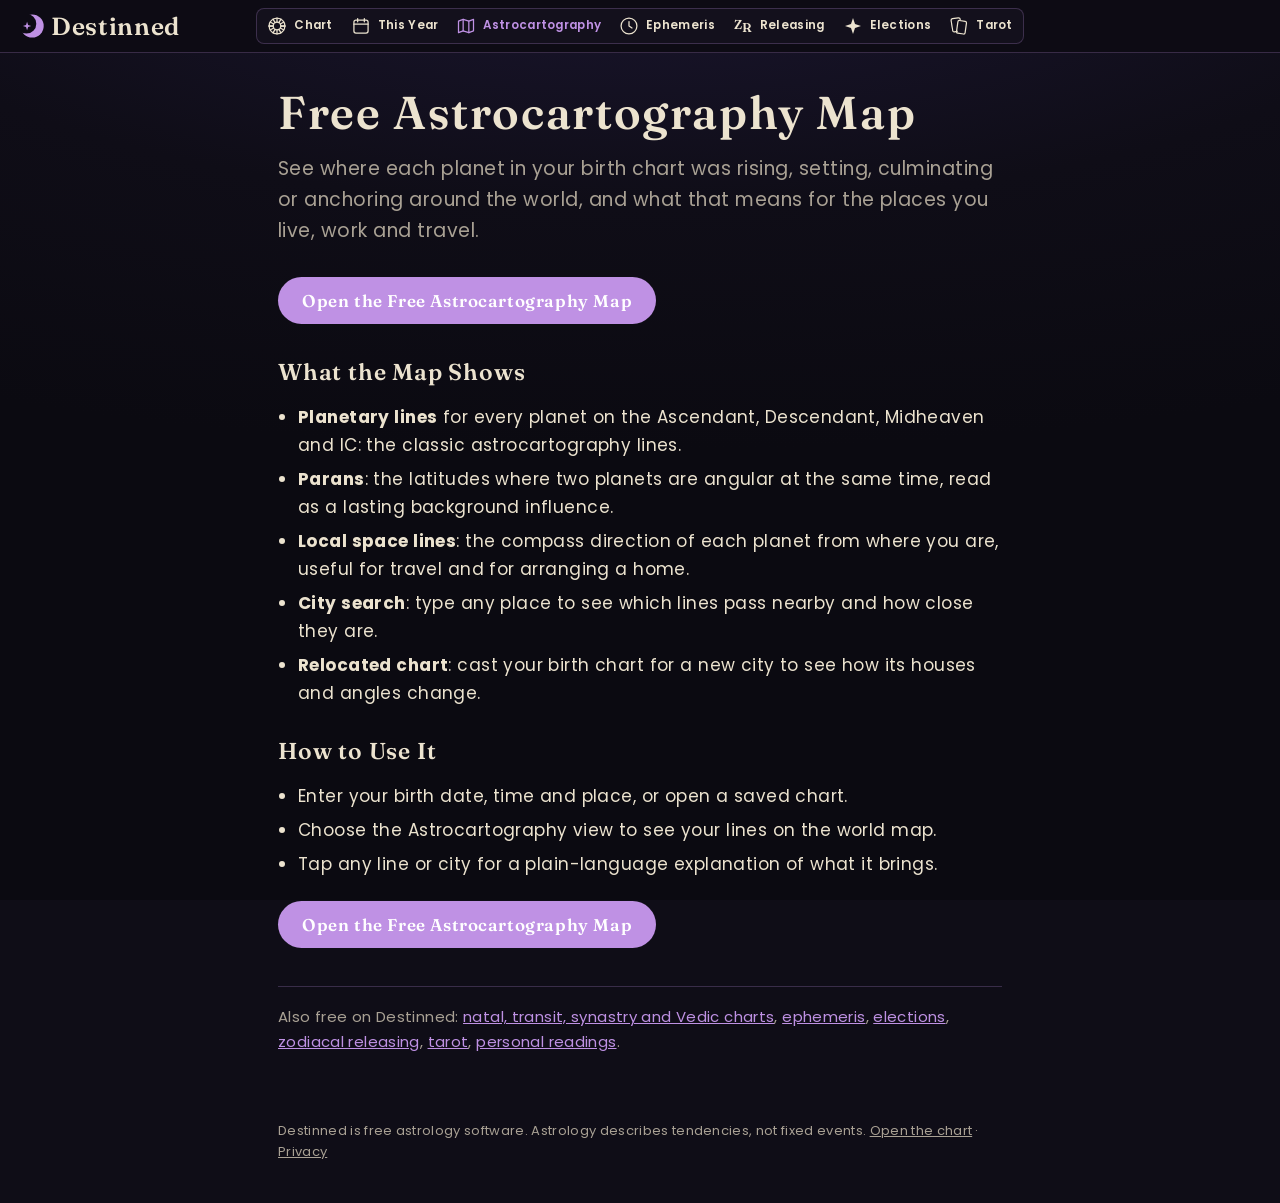
<file: astrocartography/index.html>
<!doctype html><html lang="en"><head><meta charset="utf-8"><meta name="viewport" content="width=device-width,initial-scale=1">
<title>Free Astrocartography Map · Destinned</title><meta name="description" content="Free astrocartography map: see where your planetary lines, parans and local space lines fall around the world, and search any city."><meta name="robots" content="index,follow,max-image-preview:large"><link rel="canonical" href="https://destinned.com/astrocartography/">
<meta name="theme-color" content="#0d0b14"><script>try{var _k=(JSON.parse(localStorage.getItem('orrery.settings')||'{}').theme)||'';if(_k)document.documentElement.dataset.at=(_k==='atlaslight'||_k==='paper'||_k==='pastel')?'light':'dark'}catch(e){}</script><link rel="icon" type="image/png" sizes="192x192" href="/icons/favicon-192.png"><link rel="apple-touch-icon" href="/icons/apple-touch-icon.png">
<meta property="og:type" content="website"><meta property="og:site_name" content="Destinned"><meta property="og:title" content="Free Astrocartography Map · Destinned"><meta property="og:description" content="Free astrocartography map: see where your planetary lines, parans and local space lines fall around the world, and search any city."><meta property="og:url" content="https://destinned.com/astrocartography/">
<meta property="og:image" content="https://destinned.com/og-image.png"><meta property="og:image:width" content="1200"><meta property="og:image:height" content="630"><meta name="twitter:card" content="summary_large_image">
<link rel="preload" href="/fonts/poppins-600.woff" as="font" type="font/woff" crossorigin><style>@import url(/fonts/fonts.css);
:root{--bg:#0f0d17;--fg:#ece3cf;--muted:#a9a194;--lav:#bf91e4;--card:#14111e;--line:rgba(191,145,228,.24);--bar:#0d0b14;--barfg:#ece3cf;--seg:#13101c;--bgimg:radial-gradient(120% 60% at 50% -10%,#1c1733 0%,#0f0d17 55%,#0b0a11 100%)}
@media (prefers-color-scheme:light){:root{--bg:#f6f3ee;--fg:#211d26;--muted:#6b6375;--lav:#7a4fb0;--card:#f9f7f3;--line:rgba(124,92,170,.22);--bar:#f6f3ee;--barfg:#211d26;--seg:#fbfaf7;--hdrline:1px solid rgba(124,92,170,.18);--bgimg:radial-gradient(120% 60% at 50% -8%,#fff 0%,#eeedf4 38%,#f6f3ee 72%)}}
:root[data-at="dark"]{--hdrline:1px solid rgba(191,145,228,.24);--bg:#0f0d17;--fg:#ece3cf;--muted:#a9a194;--lav:#bf91e4;--card:#14111e;--line:rgba(191,145,228,.24);--bar:#0d0b14;--barfg:#ece3cf;--seg:#13101c;--bgimg:radial-gradient(120% 60% at 50% -10%,#1c1733 0%,#0f0d17 55%,#0b0a11 100%)}
:root[data-at="light"]{--bg:#f6f3ee;--fg:#211d26;--muted:#6b6375;--lav:#7a4fb0;--card:#f9f7f3;--line:rgba(124,92,170,.22);--bar:#f6f3ee;--barfg:#211d26;--seg:#fbfaf7;--hdrline:1px solid rgba(124,92,170,.18);--bgimg:radial-gradient(120% 60% at 50% -8%,#fff 0%,#eeedf4 38%,#f6f3ee 72%)}
*{box-sizing:border-box}html{-webkit-tap-highlight-color:transparent}html body *{hyphens:manual!important;-webkit-hyphens:manual!important}html{background:var(--bg)}body{margin:0;min-height:100vh;background:var(--bgimg,var(--bg)) fixed;color:var(--fg);font:400 17px/1.65 Poppins,system-ui,-apple-system,"Segoe UI",sans-serif}
header{background:linear-gradient(90deg,#331a47,#20132b);color:#e6e3e8}.bar{max-width:880px;margin:0 auto;padding:12px 18px;display:flex;align-items:center;gap:18px;flex-wrap:wrap}
.brand{display:flex;align-items:center;gap:8px;color:#e6e3e8;text-decoration:none;font:800 19px Poppins,system-ui,sans-serif;letter-spacing:.06em;text-transform:uppercase}.brand .moon{width:28px;height:26px;color:#bf91e4}
nav{display:flex;gap:4px 14px;flex-wrap:wrap;font:600 14px Poppins,system-ui,sans-serif}nav a{color:#d9cce6;text-decoration:none}nav a:hover,nav a[aria-current]{color:#bf91e4}
.top{display:grid;grid-template-columns:1fr auto 1fr;align-items:center;gap:12px;height:44px;padding:4px 16px;background:var(--bar);border-bottom:var(--hdrline,1px solid var(--line));box-sizing:content-box}
.top .brand{display:flex;align-items:center;gap:5.2px;justify-self:start;color:var(--barfg);text-decoration:none;font:600 24.8px/1 Fraunces,Georgia,serif;letter-spacing:.04em;text-transform:none;height:28px}
.top .brand svg{width:30px;height:28px;color:#bf91e4}
.top .seg{display:flex;gap:2px;padding:2px;background:var(--seg);border:1px solid var(--line);border-radius:8px}
.top .vbtn{display:flex;align-items:center;gap:7px;padding:5px 8px;border-radius:6px;color:var(--barfg);text-decoration:none;font:600 11.84px/17.76px Poppins,system-ui,sans-serif;letter-spacing:.3552px}
.top .vbtn:hover,.top .vbtn[aria-current]{color:var(--lav)}
.top .vico{width:20px;height:20px;fill:none;stroke:currentColor;stroke-width:1.5;stroke-linecap:round;stroke-linejoin:round}
.top .vico .elstar{fill:currentColor;stroke:none}
.top .vzr{width:20px;height:20px;display:block;overflow:visible}.top .vzr text{font:600 15.5px Fraunces,Georgia,serif;fill:currentColor}
@media (max-width:900px){.top .vlbl{display:none}.top .vbtn{padding:5px 7px}}
@media (max-width:520px){.top{grid-template-columns:auto 1fr;padding:4px 10px}.top .bw{display:none}.top .tsp{display:none}.top .seg{justify-self:end}}
main{max-width:760px;margin:0 auto;padding:34px 18px 40px}h1{font:600 clamp(32px,5.4vw,46px)/1.12 Fraunces,Georgia,serif;margin:0 0 14px;letter-spacing:.02em}
h2{font:600 23px Fraunces,Georgia,serif;margin:30px 0 8px;letter-spacing:.035em}.lede{font-size:19px;color:var(--muted);margin:0 0 24px}
ul{padding-left:20px}li{margin:6px 0}b{font-weight:700}
.cta{display:inline-block;margin:6px 0 4px;padding:13px 24px;border-radius:999px;background:var(--lav);color:#1f1b16;font:600 17px Fraunces,Georgia,serif;letter-spacing:.035em;text-decoration:none}
@media (prefers-color-scheme:light){.cta{color:#fff}}.cta:hover{filter:brightness(.92)}
.offers{display:grid;gap:12px;margin:8px 0 18px}.offer{background:var(--card);border:1px solid var(--line);border-radius:14px;padding:16px 18px}.offer h3{margin:0 0 4px;font:600 19px Fraunces,Georgia,serif;letter-spacing:.035em;display:flex;justify-content:space-between;gap:10px}.offer p{margin:0;color:var(--muted)}
.more{margin-top:34px;padding-top:18px;border-top:1px solid var(--line);font-size:15px;color:var(--muted)}.more a{color:var(--lav)}
footer{max-width:760px;margin:0 auto;padding:10px 18px 40px;font-size:13px;color:var(--muted)}footer a{color:inherit}
body,body *{letter-spacing:.025em}h1,h2,.offer h3,.cta,.top .brand{letter-spacing:.035em}</style><script type="application/ld+json">{"@context": "https://schema.org", "@graph": [{"@type": "WebPage", "@id": "https://destinned.com/astrocartography/#page", "url": "https://destinned.com/astrocartography/", "name": "Free Astrocartography Map · Destinned", "description": "Free astrocartography map: see where your planetary lines, parans and local space lines fall around the world, and search any city.", "isPartOf": {"@id": "https://destinned.com/#website"}, "inLanguage": "en"}, {"@type": "BreadcrumbList", "itemListElement": [{"@type": "ListItem", "position": 1, "name": "Destinned", "item": "https://destinned.com/"}, {"@type": "ListItem", "position": 2, "name": "Astrocartography", "item": "https://destinned.com/astrocartography/"}]}, {"@type": "WebApplication", "name": "Free astrocartography map", "url": "https://destinned.com/astrocartography/", "applicationCategory": "LifestyleApplication", "operatingSystem": "Any (web browser)", "isAccessibleForFree": true, "offers": {"@type": "Offer", "price": "0", "priceCurrency": "USD"}}]}</script></head><body><header class="top"><a class="brand" href="/" aria-label="Destinned home"><svg viewBox="0 0 26 24" aria-hidden="true" ><defs><mask id="moonmask"><rect width="26" height="24" fill="#fff"/><circle cx="9" cy="10" r="8.6" fill="#000"/></mask></defs><circle cx="14" cy="12" r="10" fill="currentColor" mask="url(#moonmask)"/><path d="M9.6 8.4 L10.5 11.1 L13.2 12 L10.5 12.9 L9.6 15.6 L8.7 12.9 L6 12 L8.7 11.1 Z" fill="currentColor"/></svg><span class="bw">Destinned</span></a><nav class="seg" aria-label="Destinned tools"><a class="vbtn" href="/" title="Chart"><svg class="vico" viewBox="0 0 24 24" aria-hidden="true"><circle cx="12" cy="12" r="9.5"/><circle cx="12" cy="12" r="4.6"/><path d="M16.60 12.00L21.50 12.00"/><path d="M15.98 9.70L20.23 7.25"/><path d="M14.30 8.02L16.75 3.77"/><path d="M12.00 7.40L12.00 2.50"/><path d="M9.70 8.02L7.25 3.77"/><path d="M8.02 9.70L3.77 7.25"/><path d="M7.40 12.00L2.50 12.00"/><path d="M8.02 14.30L3.77 16.75"/><path d="M9.70 15.98L7.25 20.23"/><path d="M12.00 16.60L12.00 21.50"/><path d="M14.30 15.98L16.75 20.23"/><path d="M15.98 14.30L20.23 16.75"/><path d="M2.5 12H7.4M16.6 12H21.5" stroke-width="2"/></svg><span class="vlbl">Chart</span></a><a class="vbtn" href="/?view=this-year" title="This Year"><svg class="vico" viewBox="0 0 24 24" aria-hidden="true"><rect x="3.5" y="5" width="17" height="15.5" rx="2.5"/><path d="M3.5 9.8h17M8 3v4M16 3v4"/></svg><span class="vlbl">This Year</span></a><a class="vbtn" href="/?view=astrocartography" aria-current="page" title="Astrocartography"><svg class="vico" viewBox="0 0 24 24" aria-hidden="true"><path d="M3 6.2l5.6-2.2 6.8 2.2 5.6-2.2v13.8l-5.6 2.2-6.8-2.2L3 20z"/><path d="M8.6 4v13.8M15.4 6.2V20"/></svg><span class="vlbl">Astrocartography</span></a><a class="vbtn" href="/?view=ephemeris" title="Ephemeris"><svg class="vico" viewBox="0 0 24 24" aria-hidden="true"><circle cx="12" cy="12" r="9.5"/><path d="M12 6.6V12l3.6 2.4"/></svg><span class="vlbl">Ephemeris</span></a><a class="vbtn" href="/?view=zodiacal-releasing" title="Releasing"><svg class="vzr" viewBox="0 0 24 24" aria-hidden="true"><text><tspan x="1.4" y="15.6">Z</tspan><tspan x="11.4" y="19.2">R</tspan></text></svg><span class="vlbl">Releasing</span></a><a class="vbtn" href="/?view=elections" title="Elections"><svg class="vico" viewBox="0 0 24 24" aria-hidden="true"><path class="elstar" d="M12.00 2.40 L14.40 9.60 L21.60 12.00 L14.40 14.40 L12.00 21.60 L9.60 14.40 L2.40 12.00 L9.60 9.60 Z"/></svg><span class="vlbl">Elections</span></a><a class="vbtn" href="/?view=tarot" title="Tarot"><svg class="vico" viewBox="0 0 24 24" aria-hidden="true"><defs><mask id="tcm"><rect width="24" height="24" fill="#fff"/><rect x="9.2" y="5.2" width="11.6" height="16.6" rx="2.2" fill="#000" transform="rotate(8 15 13.5)"/></mask></defs><rect x="3.4" y="2.6" width="11" height="16" rx="2" transform="rotate(-9 8.9 10.6)" mask="url(#tcm)"/><rect x="9.8" y="5.8" width="10.4" height="15.4" rx="1.8" transform="rotate(8 15 13.5)"/></svg><span class="vlbl">Tarot</span></a></nav><span class="tsp"></span></header><main><h1>Free Astrocartography Map</h1><p class="lede">See where each planet in your birth chart was rising, setting, culminating or anchoring around the world, and what that means for the places you live, work and travel.</p><p><a class="cta" href="/?view=astrocartography">Open the Free Astrocartography Map</a></p><h2>What the Map Shows</h2><ul><li><b>Planetary lines</b> for every planet on the Ascendant, Descendant, Midheaven and IC: the classic astrocartography lines.</li><li><b>Parans</b>: the latitudes where two planets are angular at the same time, read as a lasting background influence.</li><li><b>Local space lines</b>: the compass direction of each planet from where you are, useful for travel and for arranging a home.</li><li><b>City search</b>: type any place to see which lines pass nearby and how close they are.</li><li><b>Relocated chart</b>: cast your birth chart for a new city to see how its houses and angles change.</li></ul><h2>How to Use It</h2><ul><li>Enter your birth date, time and place, or open a saved chart.</li><li>Choose the Astrocartography view to see your lines on the world map.</li><li>Tap any line or city for a plain-language explanation of what it brings.</li></ul><p><a class="cta" href="/?view=astrocartography">Open the Free Astrocartography Map</a></p><p class="more">Also free on Destinned: <a href="/">natal, transit, synastry and Vedic charts</a>, <a href="/ephemeris/">ephemeris</a>, <a href="/elections/">elections</a>, <a href="/zodiacal-releasing/">zodiacal releasing</a>, <a href="/tarot/">tarot</a>, <a href="/readings/">personal readings</a>.</p></main><footer>Destinned is free astrology software. Astrology describes tendencies, not fixed events. <a href="/">Open the chart</a> · <a href="/privacy/">Privacy</a></footer></body></html>
</file>
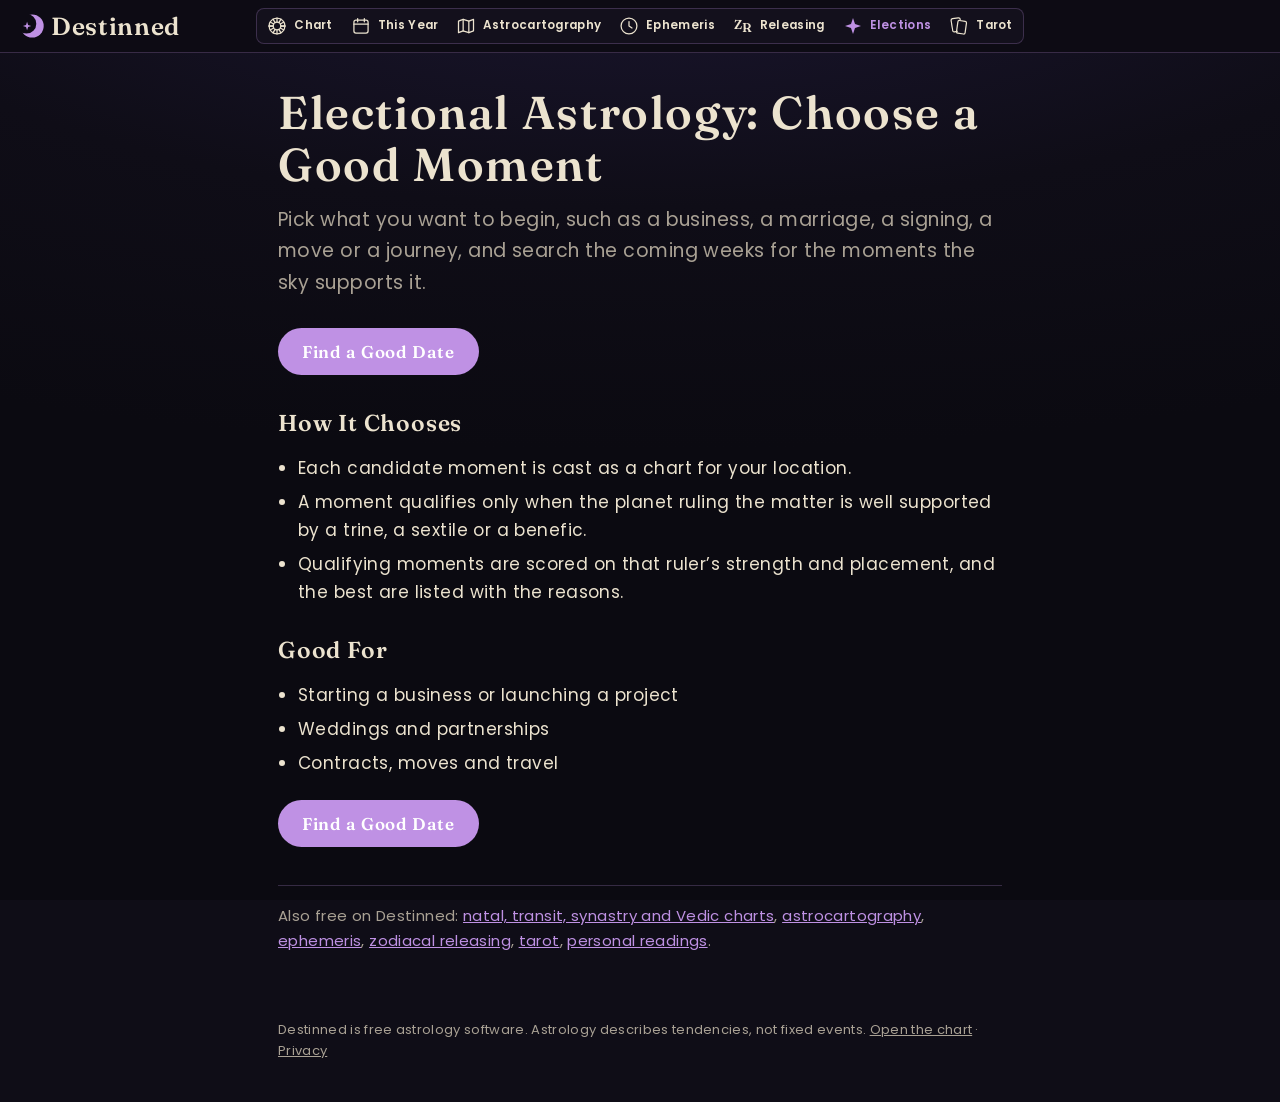
<file: elections/index.html>
<!doctype html><html lang="en"><head><meta charset="utf-8"><meta name="viewport" content="width=device-width,initial-scale=1">
<title>Astrological Elections · Destinned</title><meta name="description" content="Free electional astrology: find the best dates and times to start a business, marry, sign, travel or move, chosen from the sky."><meta name="robots" content="index,follow,max-image-preview:large"><link rel="canonical" href="https://destinned.com/elections/">
<meta name="theme-color" content="#0d0b14"><script>try{var _k=(JSON.parse(localStorage.getItem('orrery.settings')||'{}').theme)||'';if(_k)document.documentElement.dataset.at=(_k==='atlaslight'||_k==='paper'||_k==='pastel')?'light':'dark'}catch(e){}</script><link rel="icon" type="image/png" sizes="192x192" href="/icons/favicon-192.png"><link rel="apple-touch-icon" href="/icons/apple-touch-icon.png">
<meta property="og:type" content="website"><meta property="og:site_name" content="Destinned"><meta property="og:title" content="Astrological Elections · Destinned"><meta property="og:description" content="Free electional astrology: find the best dates and times to start a business, marry, sign, travel or move, chosen from the sky."><meta property="og:url" content="https://destinned.com/elections/">
<meta property="og:image" content="https://destinned.com/og-image.png"><meta property="og:image:width" content="1200"><meta property="og:image:height" content="630"><meta name="twitter:card" content="summary_large_image">
<link rel="preload" href="/fonts/poppins-600.woff" as="font" type="font/woff" crossorigin><style>@import url(/fonts/fonts.css);
:root{--bg:#0f0d17;--fg:#ece3cf;--muted:#a9a194;--lav:#bf91e4;--card:#14111e;--line:rgba(191,145,228,.24);--bar:#0d0b14;--barfg:#ece3cf;--seg:#13101c;--bgimg:radial-gradient(120% 60% at 50% -10%,#1c1733 0%,#0f0d17 55%,#0b0a11 100%)}
@media (prefers-color-scheme:light){:root{--bg:#f6f3ee;--fg:#211d26;--muted:#6b6375;--lav:#7a4fb0;--card:#f9f7f3;--line:rgba(124,92,170,.22);--bar:#f6f3ee;--barfg:#211d26;--seg:#fbfaf7;--hdrline:1px solid rgba(124,92,170,.18);--bgimg:radial-gradient(120% 60% at 50% -8%,#fff 0%,#eeedf4 38%,#f6f3ee 72%)}}
:root[data-at="dark"]{--hdrline:1px solid rgba(191,145,228,.24);--bg:#0f0d17;--fg:#ece3cf;--muted:#a9a194;--lav:#bf91e4;--card:#14111e;--line:rgba(191,145,228,.24);--bar:#0d0b14;--barfg:#ece3cf;--seg:#13101c;--bgimg:radial-gradient(120% 60% at 50% -10%,#1c1733 0%,#0f0d17 55%,#0b0a11 100%)}
:root[data-at="light"]{--bg:#f6f3ee;--fg:#211d26;--muted:#6b6375;--lav:#7a4fb0;--card:#f9f7f3;--line:rgba(124,92,170,.22);--bar:#f6f3ee;--barfg:#211d26;--seg:#fbfaf7;--hdrline:1px solid rgba(124,92,170,.18);--bgimg:radial-gradient(120% 60% at 50% -8%,#fff 0%,#eeedf4 38%,#f6f3ee 72%)}
*{box-sizing:border-box}html{-webkit-tap-highlight-color:transparent}html body *{hyphens:manual!important;-webkit-hyphens:manual!important}html{background:var(--bg)}body{margin:0;min-height:100vh;background:var(--bgimg,var(--bg)) fixed;color:var(--fg);font:400 17px/1.65 Poppins,system-ui,-apple-system,"Segoe UI",sans-serif}
header{background:linear-gradient(90deg,#331a47,#20132b);color:#e6e3e8}.bar{max-width:880px;margin:0 auto;padding:12px 18px;display:flex;align-items:center;gap:18px;flex-wrap:wrap}
.brand{display:flex;align-items:center;gap:8px;color:#e6e3e8;text-decoration:none;font:800 19px Poppins,system-ui,sans-serif;letter-spacing:.06em;text-transform:uppercase}.brand .moon{width:28px;height:26px;color:#bf91e4}
nav{display:flex;gap:4px 14px;flex-wrap:wrap;font:600 14px Poppins,system-ui,sans-serif}nav a{color:#d9cce6;text-decoration:none}nav a:hover,nav a[aria-current]{color:#bf91e4}
.top{display:grid;grid-template-columns:1fr auto 1fr;align-items:center;gap:12px;height:44px;padding:4px 16px;background:var(--bar);border-bottom:var(--hdrline,1px solid var(--line));box-sizing:content-box}
.top .brand{display:flex;align-items:center;gap:5.2px;justify-self:start;color:var(--barfg);text-decoration:none;font:600 24.8px/1 Fraunces,Georgia,serif;letter-spacing:.04em;text-transform:none;height:28px}
.top .brand svg{width:30px;height:28px;color:#bf91e4}
.top .seg{display:flex;gap:2px;padding:2px;background:var(--seg);border:1px solid var(--line);border-radius:8px}
.top .vbtn{display:flex;align-items:center;gap:7px;padding:5px 8px;border-radius:6px;color:var(--barfg);text-decoration:none;font:600 11.84px/17.76px Poppins,system-ui,sans-serif;letter-spacing:.3552px}
.top .vbtn:hover,.top .vbtn[aria-current]{color:var(--lav)}
.top .vico{width:20px;height:20px;fill:none;stroke:currentColor;stroke-width:1.5;stroke-linecap:round;stroke-linejoin:round}
.top .vico .elstar{fill:currentColor;stroke:none}
.top .vzr{width:20px;height:20px;display:block;overflow:visible}.top .vzr text{font:600 15.5px Fraunces,Georgia,serif;fill:currentColor}
@media (max-width:900px){.top .vlbl{display:none}.top .vbtn{padding:5px 7px}}
@media (max-width:520px){.top{grid-template-columns:auto 1fr;padding:4px 10px}.top .bw{display:none}.top .tsp{display:none}.top .seg{justify-self:end}}
main{max-width:760px;margin:0 auto;padding:34px 18px 40px}h1{font:600 clamp(32px,5.4vw,46px)/1.12 Fraunces,Georgia,serif;margin:0 0 14px;letter-spacing:.02em}
h2{font:600 23px Fraunces,Georgia,serif;margin:30px 0 8px;letter-spacing:.035em}.lede{font-size:19px;color:var(--muted);margin:0 0 24px}
ul{padding-left:20px}li{margin:6px 0}b{font-weight:700}
.cta{display:inline-block;margin:6px 0 4px;padding:13px 24px;border-radius:999px;background:var(--lav);color:#1f1b16;font:600 17px Fraunces,Georgia,serif;letter-spacing:.035em;text-decoration:none}
@media (prefers-color-scheme:light){.cta{color:#fff}}.cta:hover{filter:brightness(.92)}
.offers{display:grid;gap:12px;margin:8px 0 18px}.offer{background:var(--card);border:1px solid var(--line);border-radius:14px;padding:16px 18px}.offer h3{margin:0 0 4px;font:600 19px Fraunces,Georgia,serif;letter-spacing:.035em;display:flex;justify-content:space-between;gap:10px}.offer p{margin:0;color:var(--muted)}
.more{margin-top:34px;padding-top:18px;border-top:1px solid var(--line);font-size:15px;color:var(--muted)}.more a{color:var(--lav)}
footer{max-width:760px;margin:0 auto;padding:10px 18px 40px;font-size:13px;color:var(--muted)}footer a{color:inherit}
body,body *{letter-spacing:.025em}h1,h2,.offer h3,.cta,.top .brand{letter-spacing:.035em}</style><script type="application/ld+json">{"@context": "https://schema.org", "@graph": [{"@type": "WebPage", "@id": "https://destinned.com/elections/#page", "url": "https://destinned.com/elections/", "name": "Astrological Elections · Destinned", "description": "Free electional astrology: find the best dates and times to start a business, marry, sign, travel or move, chosen from the sky.", "isPartOf": {"@id": "https://destinned.com/#website"}, "inLanguage": "en"}, {"@type": "BreadcrumbList", "itemListElement": [{"@type": "ListItem", "position": 1, "name": "Destinned", "item": "https://destinned.com/"}, {"@type": "ListItem", "position": 2, "name": "Elections", "item": "https://destinned.com/elections/"}]}, {"@type": "WebApplication", "name": "Electional astrology: choose a good moment", "url": "https://destinned.com/elections/", "applicationCategory": "LifestyleApplication", "operatingSystem": "Any (web browser)", "isAccessibleForFree": true, "offers": {"@type": "Offer", "price": "0", "priceCurrency": "USD"}}]}</script></head><body><header class="top"><a class="brand" href="/" aria-label="Destinned home"><svg viewBox="0 0 26 24" aria-hidden="true" ><defs><mask id="moonmask"><rect width="26" height="24" fill="#fff"/><circle cx="9" cy="10" r="8.6" fill="#000"/></mask></defs><circle cx="14" cy="12" r="10" fill="currentColor" mask="url(#moonmask)"/><path d="M9.6 8.4 L10.5 11.1 L13.2 12 L10.5 12.9 L9.6 15.6 L8.7 12.9 L6 12 L8.7 11.1 Z" fill="currentColor"/></svg><span class="bw">Destinned</span></a><nav class="seg" aria-label="Destinned tools"><a class="vbtn" href="/" title="Chart"><svg class="vico" viewBox="0 0 24 24" aria-hidden="true"><circle cx="12" cy="12" r="9.5"/><circle cx="12" cy="12" r="4.6"/><path d="M16.60 12.00L21.50 12.00"/><path d="M15.98 9.70L20.23 7.25"/><path d="M14.30 8.02L16.75 3.77"/><path d="M12.00 7.40L12.00 2.50"/><path d="M9.70 8.02L7.25 3.77"/><path d="M8.02 9.70L3.77 7.25"/><path d="M7.40 12.00L2.50 12.00"/><path d="M8.02 14.30L3.77 16.75"/><path d="M9.70 15.98L7.25 20.23"/><path d="M12.00 16.60L12.00 21.50"/><path d="M14.30 15.98L16.75 20.23"/><path d="M15.98 14.30L20.23 16.75"/><path d="M2.5 12H7.4M16.6 12H21.5" stroke-width="2"/></svg><span class="vlbl">Chart</span></a><a class="vbtn" href="/?view=this-year" title="This Year"><svg class="vico" viewBox="0 0 24 24" aria-hidden="true"><rect x="3.5" y="5" width="17" height="15.5" rx="2.5"/><path d="M3.5 9.8h17M8 3v4M16 3v4"/></svg><span class="vlbl">This Year</span></a><a class="vbtn" href="/?view=astrocartography" title="Astrocartography"><svg class="vico" viewBox="0 0 24 24" aria-hidden="true"><path d="M3 6.2l5.6-2.2 6.8 2.2 5.6-2.2v13.8l-5.6 2.2-6.8-2.2L3 20z"/><path d="M8.6 4v13.8M15.4 6.2V20"/></svg><span class="vlbl">Astrocartography</span></a><a class="vbtn" href="/?view=ephemeris" title="Ephemeris"><svg class="vico" viewBox="0 0 24 24" aria-hidden="true"><circle cx="12" cy="12" r="9.5"/><path d="M12 6.6V12l3.6 2.4"/></svg><span class="vlbl">Ephemeris</span></a><a class="vbtn" href="/?view=zodiacal-releasing" title="Releasing"><svg class="vzr" viewBox="0 0 24 24" aria-hidden="true"><text><tspan x="1.4" y="15.6">Z</tspan><tspan x="11.4" y="19.2">R</tspan></text></svg><span class="vlbl">Releasing</span></a><a class="vbtn" href="/?view=elections" aria-current="page" title="Elections"><svg class="vico" viewBox="0 0 24 24" aria-hidden="true"><path class="elstar" d="M12.00 2.40 L14.40 9.60 L21.60 12.00 L14.40 14.40 L12.00 21.60 L9.60 14.40 L2.40 12.00 L9.60 9.60 Z"/></svg><span class="vlbl">Elections</span></a><a class="vbtn" href="/?view=tarot" title="Tarot"><svg class="vico" viewBox="0 0 24 24" aria-hidden="true"><defs><mask id="tcm"><rect width="24" height="24" fill="#fff"/><rect x="9.2" y="5.2" width="11.6" height="16.6" rx="2.2" fill="#000" transform="rotate(8 15 13.5)"/></mask></defs><rect x="3.4" y="2.6" width="11" height="16" rx="2" transform="rotate(-9 8.9 10.6)" mask="url(#tcm)"/><rect x="9.8" y="5.8" width="10.4" height="15.4" rx="1.8" transform="rotate(8 15 13.5)"/></svg><span class="vlbl">Tarot</span></a></nav><span class="tsp"></span></header><main><h1>Electional Astrology: Choose a Good Moment</h1><p class="lede">Pick what you want to begin, such as a business, a marriage, a signing, a move or a journey, and search the coming weeks for the moments the sky supports it.</p><p><a class="cta" href="/?view=elections">Find a Good Date</a></p><h2>How It Chooses</h2><ul><li>Each candidate moment is cast as a chart for your location.</li><li>A moment qualifies only when the planet ruling the matter is well supported by a trine, a sextile or a benefic.</li><li>Qualifying moments are scored on that ruler’s strength and placement, and the best are listed with the reasons.</li></ul><h2>Good For</h2><ul><li>Starting a business or launching a project</li><li>Weddings and partnerships</li><li>Contracts, moves and travel</li></ul><p><a class="cta" href="/?view=elections">Find a Good Date</a></p><p class="more">Also free on Destinned: <a href="/">natal, transit, synastry and Vedic charts</a>, <a href="/astrocartography/">astrocartography</a>, <a href="/ephemeris/">ephemeris</a>, <a href="/zodiacal-releasing/">zodiacal releasing</a>, <a href="/tarot/">tarot</a>, <a href="/readings/">personal readings</a>.</p></main><footer>Destinned is free astrology software. Astrology describes tendencies, not fixed events. <a href="/">Open the chart</a> · <a href="/privacy/">Privacy</a></footer></body></html>
</file>
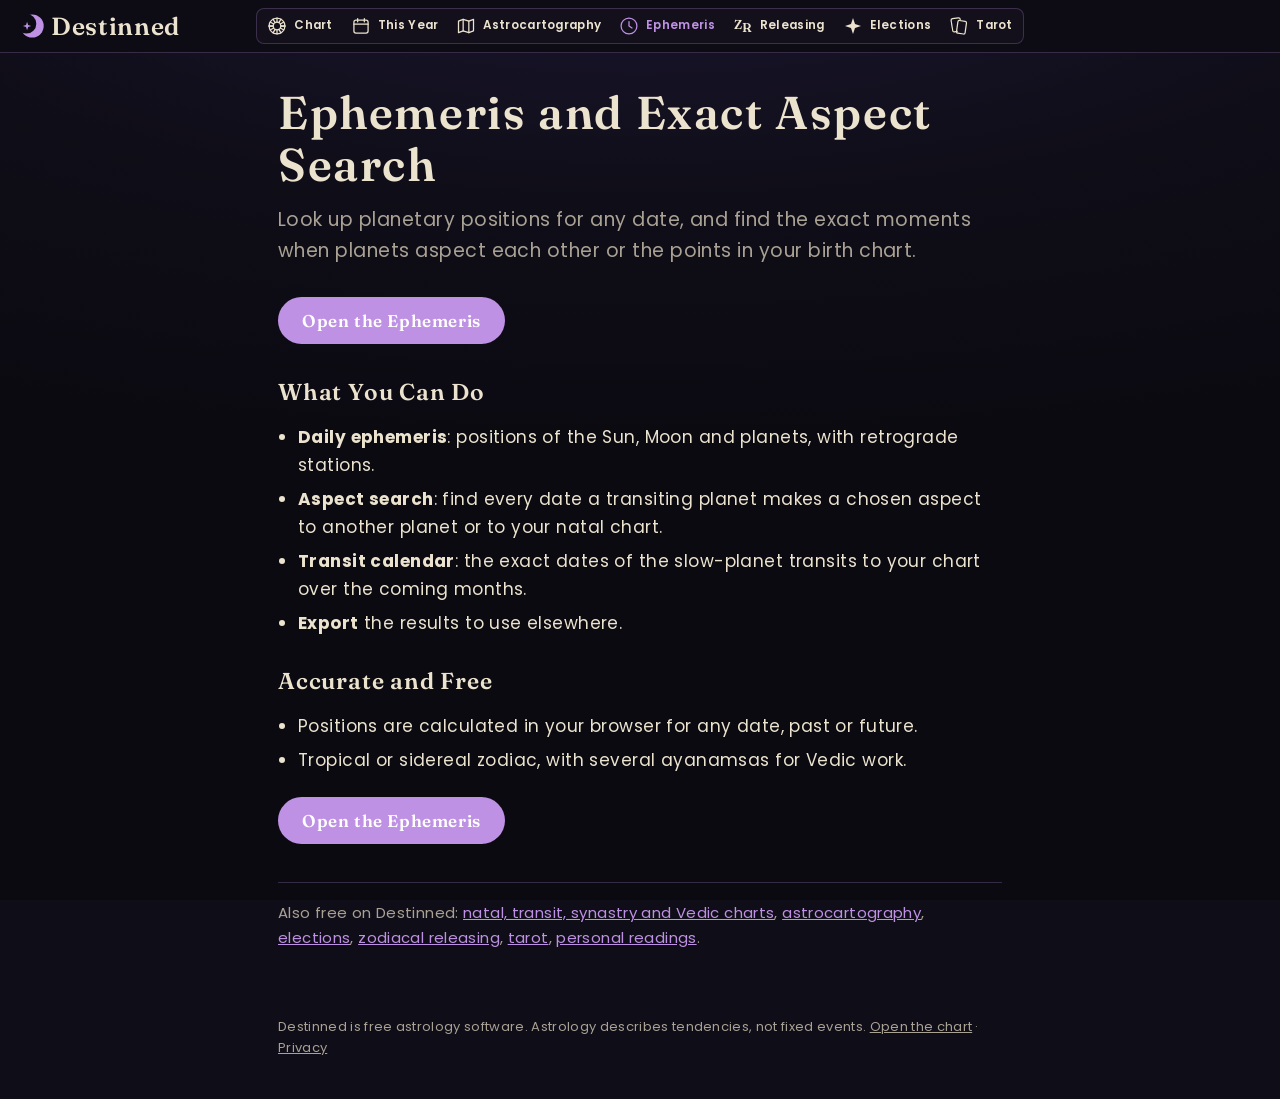
<file: ephemeris/index.html>
<!doctype html><html lang="en"><head><meta charset="utf-8"><meta name="viewport" content="width=device-width,initial-scale=1">
<title>Ephemeris &amp; Aspect Search · Destinned</title><meta name="description" content="Free ephemeris and exact aspect search: find when planets aspect each other or your birth chart, and export the results."><meta name="robots" content="index,follow,max-image-preview:large"><link rel="canonical" href="https://destinned.com/ephemeris/">
<meta name="theme-color" content="#0d0b14"><script>try{var _k=(JSON.parse(localStorage.getItem('orrery.settings')||'{}').theme)||'';if(_k)document.documentElement.dataset.at=(_k==='atlaslight'||_k==='paper'||_k==='pastel')?'light':'dark'}catch(e){}</script><link rel="icon" type="image/png" sizes="192x192" href="/icons/favicon-192.png"><link rel="apple-touch-icon" href="/icons/apple-touch-icon.png">
<meta property="og:type" content="website"><meta property="og:site_name" content="Destinned"><meta property="og:title" content="Ephemeris &amp; Aspect Search · Destinned"><meta property="og:description" content="Free ephemeris and exact aspect search: find when planets aspect each other or your birth chart, and export the results."><meta property="og:url" content="https://destinned.com/ephemeris/">
<meta property="og:image" content="https://destinned.com/og-image.png"><meta property="og:image:width" content="1200"><meta property="og:image:height" content="630"><meta name="twitter:card" content="summary_large_image">
<link rel="preload" href="/fonts/poppins-600.woff" as="font" type="font/woff" crossorigin><style>@import url(/fonts/fonts.css);
:root{--bg:#0f0d17;--fg:#ece3cf;--muted:#a9a194;--lav:#bf91e4;--card:#14111e;--line:rgba(191,145,228,.24);--bar:#0d0b14;--barfg:#ece3cf;--seg:#13101c;--bgimg:radial-gradient(120% 60% at 50% -10%,#1c1733 0%,#0f0d17 55%,#0b0a11 100%)}
@media (prefers-color-scheme:light){:root{--bg:#f6f3ee;--fg:#211d26;--muted:#6b6375;--lav:#7a4fb0;--card:#f9f7f3;--line:rgba(124,92,170,.22);--bar:#f6f3ee;--barfg:#211d26;--seg:#fbfaf7;--hdrline:1px solid rgba(124,92,170,.18);--bgimg:radial-gradient(120% 60% at 50% -8%,#fff 0%,#eeedf4 38%,#f6f3ee 72%)}}
:root[data-at="dark"]{--hdrline:1px solid rgba(191,145,228,.24);--bg:#0f0d17;--fg:#ece3cf;--muted:#a9a194;--lav:#bf91e4;--card:#14111e;--line:rgba(191,145,228,.24);--bar:#0d0b14;--barfg:#ece3cf;--seg:#13101c;--bgimg:radial-gradient(120% 60% at 50% -10%,#1c1733 0%,#0f0d17 55%,#0b0a11 100%)}
:root[data-at="light"]{--bg:#f6f3ee;--fg:#211d26;--muted:#6b6375;--lav:#7a4fb0;--card:#f9f7f3;--line:rgba(124,92,170,.22);--bar:#f6f3ee;--barfg:#211d26;--seg:#fbfaf7;--hdrline:1px solid rgba(124,92,170,.18);--bgimg:radial-gradient(120% 60% at 50% -8%,#fff 0%,#eeedf4 38%,#f6f3ee 72%)}
*{box-sizing:border-box}html{-webkit-tap-highlight-color:transparent}html body *{hyphens:manual!important;-webkit-hyphens:manual!important}html{background:var(--bg)}body{margin:0;min-height:100vh;background:var(--bgimg,var(--bg)) fixed;color:var(--fg);font:400 17px/1.65 Poppins,system-ui,-apple-system,"Segoe UI",sans-serif}
header{background:linear-gradient(90deg,#331a47,#20132b);color:#e6e3e8}.bar{max-width:880px;margin:0 auto;padding:12px 18px;display:flex;align-items:center;gap:18px;flex-wrap:wrap}
.brand{display:flex;align-items:center;gap:8px;color:#e6e3e8;text-decoration:none;font:800 19px Poppins,system-ui,sans-serif;letter-spacing:.06em;text-transform:uppercase}.brand .moon{width:28px;height:26px;color:#bf91e4}
nav{display:flex;gap:4px 14px;flex-wrap:wrap;font:600 14px Poppins,system-ui,sans-serif}nav a{color:#d9cce6;text-decoration:none}nav a:hover,nav a[aria-current]{color:#bf91e4}
.top{display:grid;grid-template-columns:1fr auto 1fr;align-items:center;gap:12px;height:44px;padding:4px 16px;background:var(--bar);border-bottom:var(--hdrline,1px solid var(--line));box-sizing:content-box}
.top .brand{display:flex;align-items:center;gap:5.2px;justify-self:start;color:var(--barfg);text-decoration:none;font:600 24.8px/1 Fraunces,Georgia,serif;letter-spacing:.04em;text-transform:none;height:28px}
.top .brand svg{width:30px;height:28px;color:#bf91e4}
.top .seg{display:flex;gap:2px;padding:2px;background:var(--seg);border:1px solid var(--line);border-radius:8px}
.top .vbtn{display:flex;align-items:center;gap:7px;padding:5px 8px;border-radius:6px;color:var(--barfg);text-decoration:none;font:600 11.84px/17.76px Poppins,system-ui,sans-serif;letter-spacing:.3552px}
.top .vbtn:hover,.top .vbtn[aria-current]{color:var(--lav)}
.top .vico{width:20px;height:20px;fill:none;stroke:currentColor;stroke-width:1.5;stroke-linecap:round;stroke-linejoin:round}
.top .vico .elstar{fill:currentColor;stroke:none}
.top .vzr{width:20px;height:20px;display:block;overflow:visible}.top .vzr text{font:600 15.5px Fraunces,Georgia,serif;fill:currentColor}
@media (max-width:900px){.top .vlbl{display:none}.top .vbtn{padding:5px 7px}}
@media (max-width:520px){.top{grid-template-columns:auto 1fr;padding:4px 10px}.top .bw{display:none}.top .tsp{display:none}.top .seg{justify-self:end}}
main{max-width:760px;margin:0 auto;padding:34px 18px 40px}h1{font:600 clamp(32px,5.4vw,46px)/1.12 Fraunces,Georgia,serif;margin:0 0 14px;letter-spacing:.02em}
h2{font:600 23px Fraunces,Georgia,serif;margin:30px 0 8px;letter-spacing:.035em}.lede{font-size:19px;color:var(--muted);margin:0 0 24px}
ul{padding-left:20px}li{margin:6px 0}b{font-weight:700}
.cta{display:inline-block;margin:6px 0 4px;padding:13px 24px;border-radius:999px;background:var(--lav);color:#1f1b16;font:600 17px Fraunces,Georgia,serif;letter-spacing:.035em;text-decoration:none}
@media (prefers-color-scheme:light){.cta{color:#fff}}.cta:hover{filter:brightness(.92)}
.offers{display:grid;gap:12px;margin:8px 0 18px}.offer{background:var(--card);border:1px solid var(--line);border-radius:14px;padding:16px 18px}.offer h3{margin:0 0 4px;font:600 19px Fraunces,Georgia,serif;letter-spacing:.035em;display:flex;justify-content:space-between;gap:10px}.offer p{margin:0;color:var(--muted)}
.more{margin-top:34px;padding-top:18px;border-top:1px solid var(--line);font-size:15px;color:var(--muted)}.more a{color:var(--lav)}
footer{max-width:760px;margin:0 auto;padding:10px 18px 40px;font-size:13px;color:var(--muted)}footer a{color:inherit}
body,body *{letter-spacing:.025em}h1,h2,.offer h3,.cta,.top .brand{letter-spacing:.035em}</style><script type="application/ld+json">{"@context": "https://schema.org", "@graph": [{"@type": "WebPage", "@id": "https://destinned.com/ephemeris/#page", "url": "https://destinned.com/ephemeris/", "name": "Ephemeris & Aspect Search · Destinned", "description": "Free ephemeris and exact aspect search: find when planets aspect each other or your birth chart, and export the results.", "isPartOf": {"@id": "https://destinned.com/#website"}, "inLanguage": "en"}, {"@type": "BreadcrumbList", "itemListElement": [{"@type": "ListItem", "position": 1, "name": "Destinned", "item": "https://destinned.com/"}, {"@type": "ListItem", "position": 2, "name": "Ephemeris", "item": "https://destinned.com/ephemeris/"}]}, {"@type": "WebApplication", "name": "Ephemeris and exact aspect search", "url": "https://destinned.com/ephemeris/", "applicationCategory": "LifestyleApplication", "operatingSystem": "Any (web browser)", "isAccessibleForFree": true, "offers": {"@type": "Offer", "price": "0", "priceCurrency": "USD"}}]}</script></head><body><header class="top"><a class="brand" href="/" aria-label="Destinned home"><svg viewBox="0 0 26 24" aria-hidden="true" ><defs><mask id="moonmask"><rect width="26" height="24" fill="#fff"/><circle cx="9" cy="10" r="8.6" fill="#000"/></mask></defs><circle cx="14" cy="12" r="10" fill="currentColor" mask="url(#moonmask)"/><path d="M9.6 8.4 L10.5 11.1 L13.2 12 L10.5 12.9 L9.6 15.6 L8.7 12.9 L6 12 L8.7 11.1 Z" fill="currentColor"/></svg><span class="bw">Destinned</span></a><nav class="seg" aria-label="Destinned tools"><a class="vbtn" href="/" title="Chart"><svg class="vico" viewBox="0 0 24 24" aria-hidden="true"><circle cx="12" cy="12" r="9.5"/><circle cx="12" cy="12" r="4.6"/><path d="M16.60 12.00L21.50 12.00"/><path d="M15.98 9.70L20.23 7.25"/><path d="M14.30 8.02L16.75 3.77"/><path d="M12.00 7.40L12.00 2.50"/><path d="M9.70 8.02L7.25 3.77"/><path d="M8.02 9.70L3.77 7.25"/><path d="M7.40 12.00L2.50 12.00"/><path d="M8.02 14.30L3.77 16.75"/><path d="M9.70 15.98L7.25 20.23"/><path d="M12.00 16.60L12.00 21.50"/><path d="M14.30 15.98L16.75 20.23"/><path d="M15.98 14.30L20.23 16.75"/><path d="M2.5 12H7.4M16.6 12H21.5" stroke-width="2"/></svg><span class="vlbl">Chart</span></a><a class="vbtn" href="/?view=this-year" title="This Year"><svg class="vico" viewBox="0 0 24 24" aria-hidden="true"><rect x="3.5" y="5" width="17" height="15.5" rx="2.5"/><path d="M3.5 9.8h17M8 3v4M16 3v4"/></svg><span class="vlbl">This Year</span></a><a class="vbtn" href="/?view=astrocartography" title="Astrocartography"><svg class="vico" viewBox="0 0 24 24" aria-hidden="true"><path d="M3 6.2l5.6-2.2 6.8 2.2 5.6-2.2v13.8l-5.6 2.2-6.8-2.2L3 20z"/><path d="M8.6 4v13.8M15.4 6.2V20"/></svg><span class="vlbl">Astrocartography</span></a><a class="vbtn" href="/?view=ephemeris" aria-current="page" title="Ephemeris"><svg class="vico" viewBox="0 0 24 24" aria-hidden="true"><circle cx="12" cy="12" r="9.5"/><path d="M12 6.6V12l3.6 2.4"/></svg><span class="vlbl">Ephemeris</span></a><a class="vbtn" href="/?view=zodiacal-releasing" title="Releasing"><svg class="vzr" viewBox="0 0 24 24" aria-hidden="true"><text><tspan x="1.4" y="15.6">Z</tspan><tspan x="11.4" y="19.2">R</tspan></text></svg><span class="vlbl">Releasing</span></a><a class="vbtn" href="/?view=elections" title="Elections"><svg class="vico" viewBox="0 0 24 24" aria-hidden="true"><path class="elstar" d="M12.00 2.40 L14.40 9.60 L21.60 12.00 L14.40 14.40 L12.00 21.60 L9.60 14.40 L2.40 12.00 L9.60 9.60 Z"/></svg><span class="vlbl">Elections</span></a><a class="vbtn" href="/?view=tarot" title="Tarot"><svg class="vico" viewBox="0 0 24 24" aria-hidden="true"><defs><mask id="tcm"><rect width="24" height="24" fill="#fff"/><rect x="9.2" y="5.2" width="11.6" height="16.6" rx="2.2" fill="#000" transform="rotate(8 15 13.5)"/></mask></defs><rect x="3.4" y="2.6" width="11" height="16" rx="2" transform="rotate(-9 8.9 10.6)" mask="url(#tcm)"/><rect x="9.8" y="5.8" width="10.4" height="15.4" rx="1.8" transform="rotate(8 15 13.5)"/></svg><span class="vlbl">Tarot</span></a></nav><span class="tsp"></span></header><main><h1>Ephemeris and Exact Aspect Search</h1><p class="lede">Look up planetary positions for any date, and find the exact moments when planets aspect each other or the points in your birth chart.</p><p><a class="cta" href="/?view=ephemeris">Open the Ephemeris</a></p><h2>What You Can Do</h2><ul><li><b>Daily ephemeris</b>: positions of the Sun, Moon and planets, with retrograde stations.</li><li><b>Aspect search</b>: find every date a transiting planet makes a chosen aspect to another planet or to your natal chart.</li><li><b>Transit calendar</b>: the exact dates of the slow-planet transits to your chart over the coming months.</li><li><b>Export</b> the results to use elsewhere.</li></ul><h2>Accurate and Free</h2><ul><li>Positions are calculated in your browser for any date, past or future.</li><li>Tropical or sidereal zodiac, with several ayanamsas for Vedic work.</li></ul><p><a class="cta" href="/?view=ephemeris">Open the Ephemeris</a></p><p class="more">Also free on Destinned: <a href="/">natal, transit, synastry and Vedic charts</a>, <a href="/astrocartography/">astrocartography</a>, <a href="/elections/">elections</a>, <a href="/zodiacal-releasing/">zodiacal releasing</a>, <a href="/tarot/">tarot</a>, <a href="/readings/">personal readings</a>.</p></main><footer>Destinned is free astrology software. Astrology describes tendencies, not fixed events. <a href="/">Open the chart</a> · <a href="/privacy/">Privacy</a></footer></body></html>
</file>
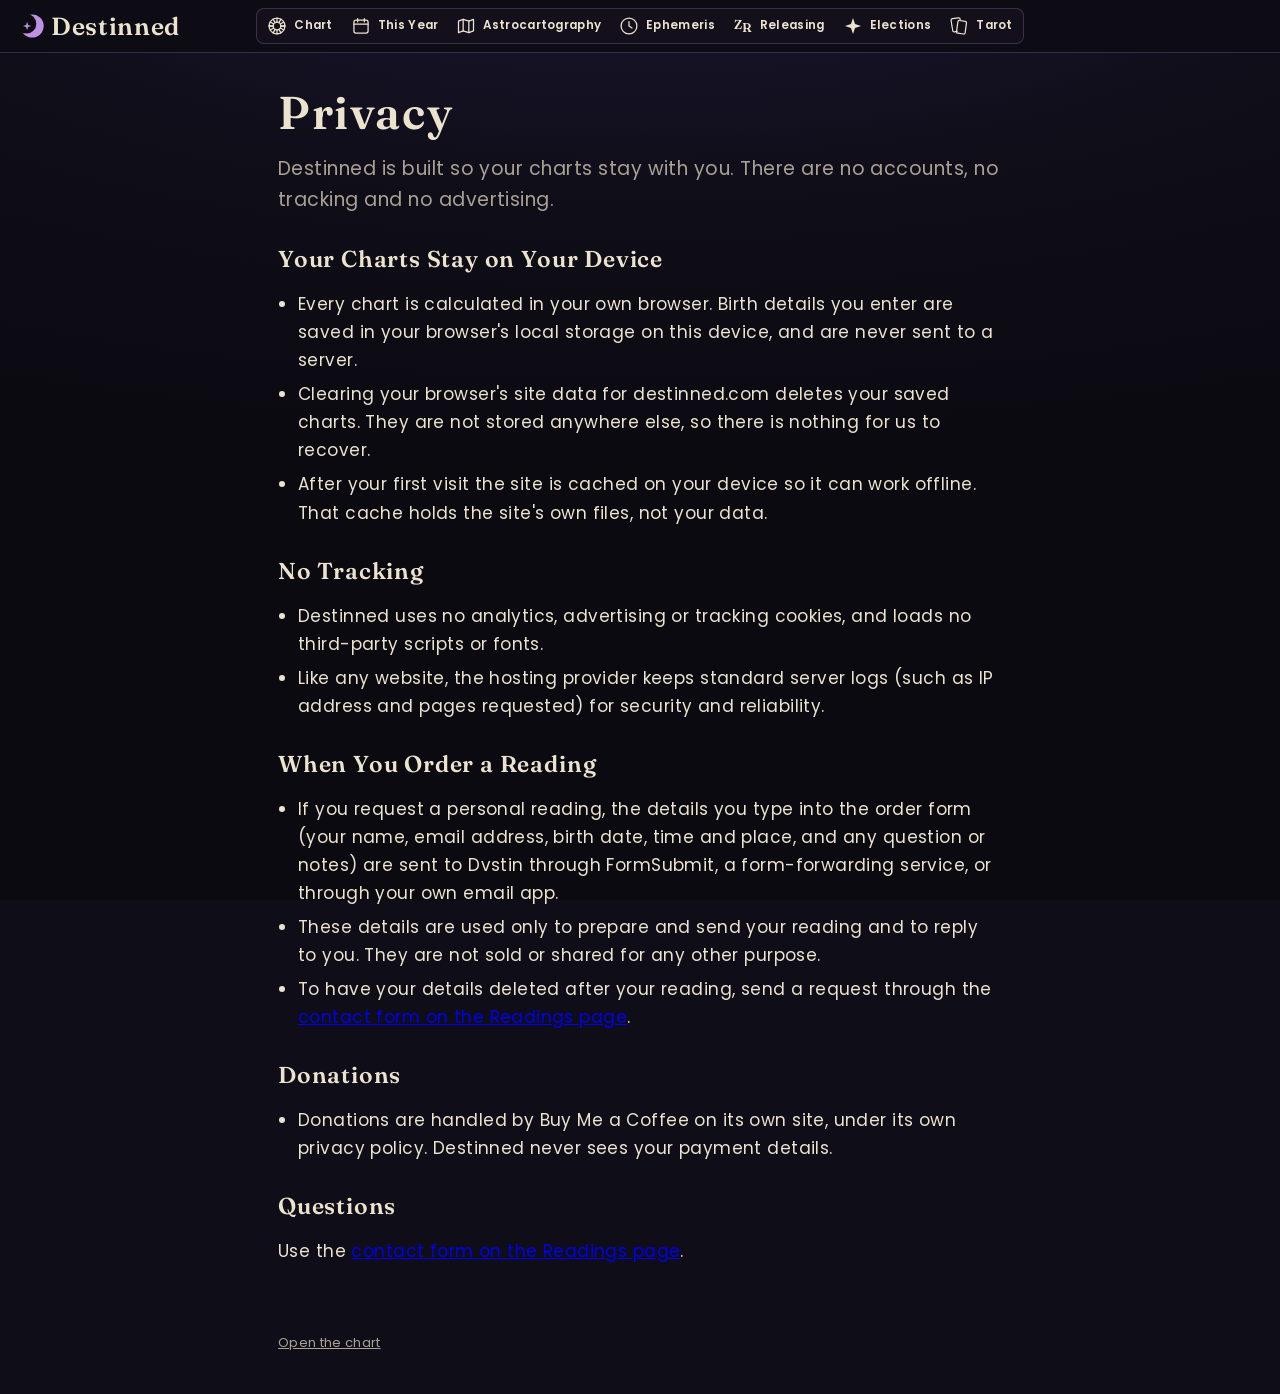
<file: privacy/index.html>
<!doctype html><html lang="en"><head><meta charset="utf-8"><meta name="viewport" content="width=device-width,initial-scale=1">
<title>Privacy · Destinned</title><meta name="description" content="How Destinned handles your data: charts stay in your browser, no tracking, and reading requests go only to Dvstin."><meta name="robots" content="index,follow,max-image-preview:large"><link rel="canonical" href="https://destinned.com/privacy/">
<meta name="theme-color" content="#0d0b14"><script>try{var _k=(JSON.parse(localStorage.getItem('orrery.settings')||'{}').theme)||'';if(_k)document.documentElement.dataset.at=(_k==='atlaslight'||_k==='paper'||_k==='pastel')?'light':'dark'}catch(e){}</script><link rel="icon" type="image/png" sizes="192x192" href="/icons/favicon-192.png"><link rel="apple-touch-icon" href="/icons/apple-touch-icon.png">
<meta property="og:type" content="website"><meta property="og:site_name" content="Destinned"><meta property="og:title" content="Privacy · Destinned"><meta property="og:description" content="How Destinned handles your data: charts stay in your browser, no tracking, and reading requests go only to Dvstin."><meta property="og:url" content="https://destinned.com/privacy/">
<meta property="og:image" content="https://destinned.com/og-image.png"><meta property="og:image:width" content="1200"><meta property="og:image:height" content="630"><meta name="twitter:card" content="summary_large_image">
<link rel="preload" href="/fonts/poppins-600.woff" as="font" type="font/woff" crossorigin><style>@import url(/fonts/fonts.css);
:root{--bg:#0f0d17;--fg:#ece3cf;--muted:#a9a194;--lav:#bf91e4;--card:#14111e;--line:rgba(191,145,228,.24);--bar:#0d0b14;--barfg:#ece3cf;--seg:#13101c;--bgimg:radial-gradient(120% 60% at 50% -10%,#1c1733 0%,#0f0d17 55%,#0b0a11 100%)}
@media (prefers-color-scheme:light){:root{--bg:#f6f3ee;--fg:#211d26;--muted:#6b6375;--lav:#7a4fb0;--card:#f9f7f3;--line:rgba(124,92,170,.22);--bar:#f6f3ee;--barfg:#211d26;--seg:#fbfaf7;--hdrline:1px solid rgba(124,92,170,.18);--bgimg:radial-gradient(120% 60% at 50% -8%,#fff 0%,#eeedf4 38%,#f6f3ee 72%)}}
:root[data-at="dark"]{--hdrline:1px solid rgba(191,145,228,.24);--bg:#0f0d17;--fg:#ece3cf;--muted:#a9a194;--lav:#bf91e4;--card:#14111e;--line:rgba(191,145,228,.24);--bar:#0d0b14;--barfg:#ece3cf;--seg:#13101c;--bgimg:radial-gradient(120% 60% at 50% -10%,#1c1733 0%,#0f0d17 55%,#0b0a11 100%)}
:root[data-at="light"]{--bg:#f6f3ee;--fg:#211d26;--muted:#6b6375;--lav:#7a4fb0;--card:#f9f7f3;--line:rgba(124,92,170,.22);--bar:#f6f3ee;--barfg:#211d26;--seg:#fbfaf7;--hdrline:1px solid rgba(124,92,170,.18);--bgimg:radial-gradient(120% 60% at 50% -8%,#fff 0%,#eeedf4 38%,#f6f3ee 72%)}
*{box-sizing:border-box}html{-webkit-tap-highlight-color:transparent}html body *{hyphens:manual!important;-webkit-hyphens:manual!important}html{background:var(--bg)}body{margin:0;min-height:100vh;background:var(--bgimg,var(--bg)) fixed;color:var(--fg);font:400 17px/1.65 Poppins,system-ui,-apple-system,"Segoe UI",sans-serif}
header{background:linear-gradient(90deg,#331a47,#20132b);color:#e6e3e8}.bar{max-width:880px;margin:0 auto;padding:12px 18px;display:flex;align-items:center;gap:18px;flex-wrap:wrap}
.brand{display:flex;align-items:center;gap:8px;color:#e6e3e8;text-decoration:none;font:800 19px Poppins,system-ui,sans-serif;letter-spacing:.06em;text-transform:uppercase}.brand .moon{width:28px;height:26px;color:#bf91e4}
nav{display:flex;gap:4px 14px;flex-wrap:wrap;font:600 14px Poppins,system-ui,sans-serif}nav a{color:#d9cce6;text-decoration:none}nav a:hover,nav a[aria-current]{color:#bf91e4}
.top{display:grid;grid-template-columns:1fr auto 1fr;align-items:center;gap:12px;height:44px;padding:4px 16px;background:var(--bar);border-bottom:var(--hdrline,1px solid var(--line));box-sizing:content-box}
.top .brand{display:flex;align-items:center;gap:5.2px;justify-self:start;color:var(--barfg);text-decoration:none;font:600 24.8px/1 Fraunces,Georgia,serif;letter-spacing:.04em;text-transform:none;height:28px}
.top .brand svg{width:30px;height:28px;color:#bf91e4}
.top .seg{display:flex;gap:2px;padding:2px;background:var(--seg);border:1px solid var(--line);border-radius:8px}
.top .vbtn{display:flex;align-items:center;gap:7px;padding:5px 8px;border-radius:6px;color:var(--barfg);text-decoration:none;font:600 11.84px/17.76px Poppins,system-ui,sans-serif;letter-spacing:.3552px}
.top .vbtn:hover,.top .vbtn[aria-current]{color:var(--lav)}
.top .vico{width:20px;height:20px;fill:none;stroke:currentColor;stroke-width:1.5;stroke-linecap:round;stroke-linejoin:round}
.top .vico .elstar{fill:currentColor;stroke:none}
.top .vzr{width:20px;height:20px;display:block;overflow:visible}.top .vzr text{font:600 15.5px Fraunces,Georgia,serif;fill:currentColor}
@media (max-width:900px){.top .vlbl{display:none}.top .vbtn{padding:5px 7px}}
@media (max-width:520px){.top{grid-template-columns:auto 1fr;padding:4px 10px}.top .bw{display:none}.top .tsp{display:none}.top .seg{justify-self:end}}
main{max-width:760px;margin:0 auto;padding:34px 18px 40px}h1{font:600 clamp(32px,5.4vw,46px)/1.12 Fraunces,Georgia,serif;margin:0 0 14px;letter-spacing:.02em}
h2{font:600 23px Fraunces,Georgia,serif;margin:30px 0 8px;letter-spacing:.035em}.lede{font-size:19px;color:var(--muted);margin:0 0 24px}
ul{padding-left:20px}li{margin:6px 0}b{font-weight:700}
.cta{display:inline-block;margin:6px 0 4px;padding:13px 24px;border-radius:999px;background:var(--lav);color:#1f1b16;font:600 17px Fraunces,Georgia,serif;letter-spacing:.035em;text-decoration:none}
@media (prefers-color-scheme:light){.cta{color:#fff}}.cta:hover{filter:brightness(.92)}
.offers{display:grid;gap:12px;margin:8px 0 18px}.offer{background:var(--card);border:1px solid var(--line);border-radius:14px;padding:16px 18px}.offer h3{margin:0 0 4px;font:600 19px Fraunces,Georgia,serif;letter-spacing:.035em;display:flex;justify-content:space-between;gap:10px}.offer p{margin:0;color:var(--muted)}
.more{margin-top:34px;padding-top:18px;border-top:1px solid var(--line);font-size:15px;color:var(--muted)}.more a{color:var(--lav)}
footer{max-width:760px;margin:0 auto;padding:10px 18px 40px;font-size:13px;color:var(--muted)}footer a{color:inherit}
body,body *{letter-spacing:.025em}h1,h2,.offer h3,.cta,.top .brand{letter-spacing:.035em}</style></head><body><header class="top"><a class="brand" href="/" aria-label="Destinned home"><svg viewBox="0 0 26 24" aria-hidden="true" ><defs><mask id="moonmask"><rect width="26" height="24" fill="#fff"/><circle cx="9" cy="10" r="8.6" fill="#000"/></mask></defs><circle cx="14" cy="12" r="10" fill="currentColor" mask="url(#moonmask)"/><path d="M9.6 8.4 L10.5 11.1 L13.2 12 L10.5 12.9 L9.6 15.6 L8.7 12.9 L6 12 L8.7 11.1 Z" fill="currentColor"/></svg><span class="bw">Destinned</span></a><nav class="seg" aria-label="Destinned tools"><a class="vbtn" href="/" title="Chart"><svg class="vico" viewBox="0 0 24 24" aria-hidden="true"><circle cx="12" cy="12" r="9.5"/><circle cx="12" cy="12" r="4.6"/><path d="M16.60 12.00L21.50 12.00"/><path d="M15.98 9.70L20.23 7.25"/><path d="M14.30 8.02L16.75 3.77"/><path d="M12.00 7.40L12.00 2.50"/><path d="M9.70 8.02L7.25 3.77"/><path d="M8.02 9.70L3.77 7.25"/><path d="M7.40 12.00L2.50 12.00"/><path d="M8.02 14.30L3.77 16.75"/><path d="M9.70 15.98L7.25 20.23"/><path d="M12.00 16.60L12.00 21.50"/><path d="M14.30 15.98L16.75 20.23"/><path d="M15.98 14.30L20.23 16.75"/><path d="M2.5 12H7.4M16.6 12H21.5" stroke-width="2"/></svg><span class="vlbl">Chart</span></a><a class="vbtn" href="/?view=this-year" title="This Year"><svg class="vico" viewBox="0 0 24 24" aria-hidden="true"><rect x="3.5" y="5" width="17" height="15.5" rx="2.5"/><path d="M3.5 9.8h17M8 3v4M16 3v4"/></svg><span class="vlbl">This Year</span></a><a class="vbtn" href="/?view=astrocartography" title="Astrocartography"><svg class="vico" viewBox="0 0 24 24" aria-hidden="true"><path d="M3 6.2l5.6-2.2 6.8 2.2 5.6-2.2v13.8l-5.6 2.2-6.8-2.2L3 20z"/><path d="M8.6 4v13.8M15.4 6.2V20"/></svg><span class="vlbl">Astrocartography</span></a><a class="vbtn" href="/?view=ephemeris" title="Ephemeris"><svg class="vico" viewBox="0 0 24 24" aria-hidden="true"><circle cx="12" cy="12" r="9.5"/><path d="M12 6.6V12l3.6 2.4"/></svg><span class="vlbl">Ephemeris</span></a><a class="vbtn" href="/?view=zodiacal-releasing" title="Releasing"><svg class="vzr" viewBox="0 0 24 24" aria-hidden="true"><text><tspan x="1.4" y="15.6">Z</tspan><tspan x="11.4" y="19.2">R</tspan></text></svg><span class="vlbl">Releasing</span></a><a class="vbtn" href="/?view=elections" title="Elections"><svg class="vico" viewBox="0 0 24 24" aria-hidden="true"><path class="elstar" d="M12.00 2.40 L14.40 9.60 L21.60 12.00 L14.40 14.40 L12.00 21.60 L9.60 14.40 L2.40 12.00 L9.60 9.60 Z"/></svg><span class="vlbl">Elections</span></a><a class="vbtn" href="/?view=tarot" title="Tarot"><svg class="vico" viewBox="0 0 24 24" aria-hidden="true"><defs><mask id="tcm"><rect width="24" height="24" fill="#fff"/><rect x="9.2" y="5.2" width="11.6" height="16.6" rx="2.2" fill="#000" transform="rotate(8 15 13.5)"/></mask></defs><rect x="3.4" y="2.6" width="11" height="16" rx="2" transform="rotate(-9 8.9 10.6)" mask="url(#tcm)"/><rect x="9.8" y="5.8" width="10.4" height="15.4" rx="1.8" transform="rotate(8 15 13.5)"/></svg><span class="vlbl">Tarot</span></a></nav><span class="tsp"></span></header><main><h1>Privacy</h1><p class="lede">Destinned is built so your charts stay with you. There are no accounts, no tracking and no advertising.</p>
<h2>Your Charts Stay on Your Device</h2><ul><li>Every chart is calculated in your own browser. Birth details you enter are saved in your browser's local storage on this device, and are never sent to a server.</li><li>Clearing your browser's site data for destinned.com deletes your saved charts. They are not stored anywhere else, so there is nothing for us to recover.</li><li>After your first visit the site is cached on your device so it can work offline. That cache holds the site's own files, not your data.</li></ul>
<h2>No Tracking</h2><ul><li>Destinned uses no analytics, advertising or tracking cookies, and loads no third-party scripts or fonts.</li><li>Like any website, the hosting provider keeps standard server logs (such as IP address and pages requested) for security and reliability.</li></ul>
<h2>When You Order a Reading</h2><ul><li>If you request a personal reading, the details you type into the order form (your name, email address, birth date, time and place, and any question or notes) are sent to Dvstin through FormSubmit, a form-forwarding service, or through your own email app.</li><li>These details are used only to prepare and send your reading and to reply to you. They are not sold or shared for any other purpose.</li><li>To have your details deleted after your reading, send a request through the <a href="/?view=readings">contact form on the Readings page</a>.</li></ul>
<h2>Donations</h2><ul><li>Donations are handled by Buy Me a Coffee on its own site, under its own privacy policy. Destinned never sees your payment details.</li></ul>
<h2>Questions</h2><p>Use the <a href="/?view=readings">contact form on the Readings page</a>.</p></main><footer><a href="/">Open the chart</a></footer></body></html>
</file>
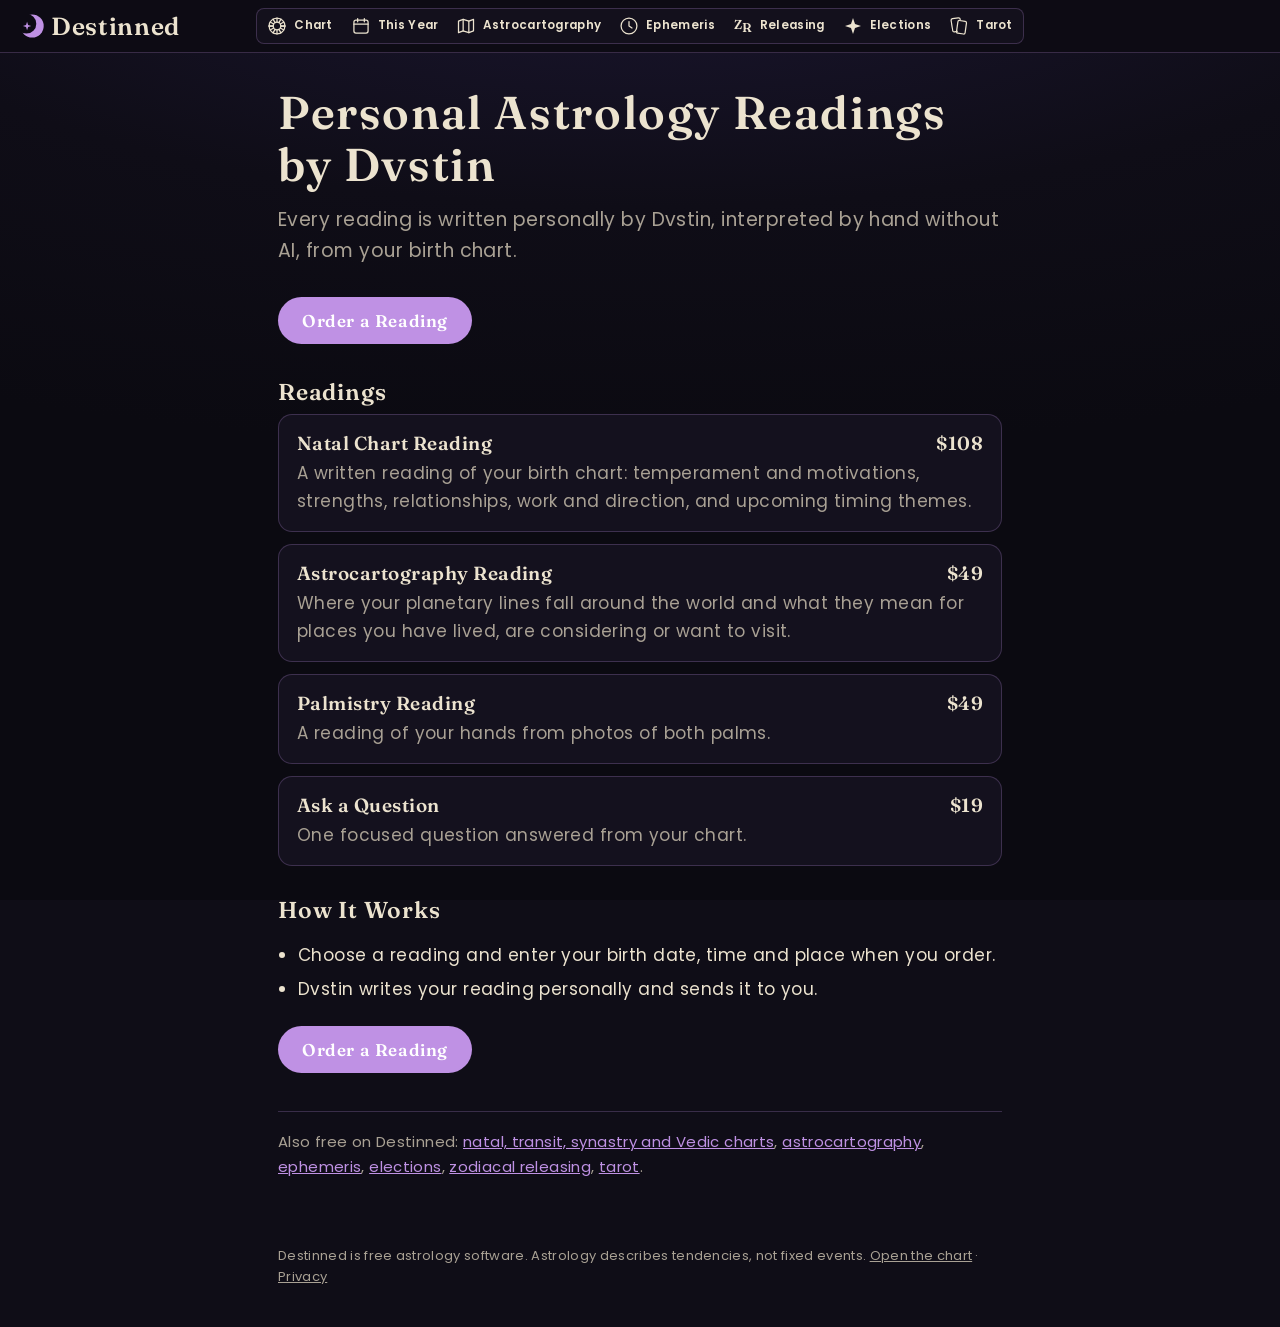
<file: readings/index.html>
<!doctype html><html lang="en"><head><meta charset="utf-8"><meta name="viewport" content="width=device-width,initial-scale=1">
<title>Astrology Readings by Dvstin · Destinned</title><meta name="description" content="Personal astrology readings written by hand, without AI: natal chart reading, astrocartography, palmistry and single questions."><meta name="robots" content="index,follow,max-image-preview:large"><link rel="canonical" href="https://destinned.com/readings/">
<meta name="theme-color" content="#0d0b14"><script>try{var _k=(JSON.parse(localStorage.getItem('orrery.settings')||'{}').theme)||'';if(_k)document.documentElement.dataset.at=(_k==='atlaslight'||_k==='paper'||_k==='pastel')?'light':'dark'}catch(e){}</script><link rel="icon" type="image/png" sizes="192x192" href="/icons/favicon-192.png"><link rel="apple-touch-icon" href="/icons/apple-touch-icon.png">
<meta property="og:type" content="website"><meta property="og:site_name" content="Destinned"><meta property="og:title" content="Astrology Readings by Dvstin · Destinned"><meta property="og:description" content="Personal astrology readings written by hand, without AI: natal chart reading, astrocartography, palmistry and single questions."><meta property="og:url" content="https://destinned.com/readings/">
<meta property="og:image" content="https://destinned.com/og-image.png"><meta property="og:image:width" content="1200"><meta property="og:image:height" content="630"><meta name="twitter:card" content="summary_large_image">
<link rel="preload" href="/fonts/poppins-600.woff" as="font" type="font/woff" crossorigin><style>@import url(/fonts/fonts.css);
:root{--bg:#0f0d17;--fg:#ece3cf;--muted:#a9a194;--lav:#bf91e4;--card:#14111e;--line:rgba(191,145,228,.24);--bar:#0d0b14;--barfg:#ece3cf;--seg:#13101c;--bgimg:radial-gradient(120% 60% at 50% -10%,#1c1733 0%,#0f0d17 55%,#0b0a11 100%)}
@media (prefers-color-scheme:light){:root{--bg:#f6f3ee;--fg:#211d26;--muted:#6b6375;--lav:#7a4fb0;--card:#f9f7f3;--line:rgba(124,92,170,.22);--bar:#f6f3ee;--barfg:#211d26;--seg:#fbfaf7;--hdrline:1px solid rgba(124,92,170,.18);--bgimg:radial-gradient(120% 60% at 50% -8%,#fff 0%,#eeedf4 38%,#f6f3ee 72%)}}
:root[data-at="dark"]{--hdrline:1px solid rgba(191,145,228,.24);--bg:#0f0d17;--fg:#ece3cf;--muted:#a9a194;--lav:#bf91e4;--card:#14111e;--line:rgba(191,145,228,.24);--bar:#0d0b14;--barfg:#ece3cf;--seg:#13101c;--bgimg:radial-gradient(120% 60% at 50% -10%,#1c1733 0%,#0f0d17 55%,#0b0a11 100%)}
:root[data-at="light"]{--bg:#f6f3ee;--fg:#211d26;--muted:#6b6375;--lav:#7a4fb0;--card:#f9f7f3;--line:rgba(124,92,170,.22);--bar:#f6f3ee;--barfg:#211d26;--seg:#fbfaf7;--hdrline:1px solid rgba(124,92,170,.18);--bgimg:radial-gradient(120% 60% at 50% -8%,#fff 0%,#eeedf4 38%,#f6f3ee 72%)}
*{box-sizing:border-box}html{-webkit-tap-highlight-color:transparent}html body *{hyphens:manual!important;-webkit-hyphens:manual!important}html{background:var(--bg)}body{margin:0;min-height:100vh;background:var(--bgimg,var(--bg)) fixed;color:var(--fg);font:400 17px/1.65 Poppins,system-ui,-apple-system,"Segoe UI",sans-serif}
header{background:linear-gradient(90deg,#331a47,#20132b);color:#e6e3e8}.bar{max-width:880px;margin:0 auto;padding:12px 18px;display:flex;align-items:center;gap:18px;flex-wrap:wrap}
.brand{display:flex;align-items:center;gap:8px;color:#e6e3e8;text-decoration:none;font:800 19px Poppins,system-ui,sans-serif;letter-spacing:.06em;text-transform:uppercase}.brand .moon{width:28px;height:26px;color:#bf91e4}
nav{display:flex;gap:4px 14px;flex-wrap:wrap;font:600 14px Poppins,system-ui,sans-serif}nav a{color:#d9cce6;text-decoration:none}nav a:hover,nav a[aria-current]{color:#bf91e4}
.top{display:grid;grid-template-columns:1fr auto 1fr;align-items:center;gap:12px;height:44px;padding:4px 16px;background:var(--bar);border-bottom:var(--hdrline,1px solid var(--line));box-sizing:content-box}
.top .brand{display:flex;align-items:center;gap:5.2px;justify-self:start;color:var(--barfg);text-decoration:none;font:600 24.8px/1 Fraunces,Georgia,serif;letter-spacing:.04em;text-transform:none;height:28px}
.top .brand svg{width:30px;height:28px;color:#bf91e4}
.top .seg{display:flex;gap:2px;padding:2px;background:var(--seg);border:1px solid var(--line);border-radius:8px}
.top .vbtn{display:flex;align-items:center;gap:7px;padding:5px 8px;border-radius:6px;color:var(--barfg);text-decoration:none;font:600 11.84px/17.76px Poppins,system-ui,sans-serif;letter-spacing:.3552px}
.top .vbtn:hover,.top .vbtn[aria-current]{color:var(--lav)}
.top .vico{width:20px;height:20px;fill:none;stroke:currentColor;stroke-width:1.5;stroke-linecap:round;stroke-linejoin:round}
.top .vico .elstar{fill:currentColor;stroke:none}
.top .vzr{width:20px;height:20px;display:block;overflow:visible}.top .vzr text{font:600 15.5px Fraunces,Georgia,serif;fill:currentColor}
@media (max-width:900px){.top .vlbl{display:none}.top .vbtn{padding:5px 7px}}
@media (max-width:520px){.top{grid-template-columns:auto 1fr;padding:4px 10px}.top .bw{display:none}.top .tsp{display:none}.top .seg{justify-self:end}}
main{max-width:760px;margin:0 auto;padding:34px 18px 40px}h1{font:600 clamp(32px,5.4vw,46px)/1.12 Fraunces,Georgia,serif;margin:0 0 14px;letter-spacing:.02em}
h2{font:600 23px Fraunces,Georgia,serif;margin:30px 0 8px;letter-spacing:.035em}.lede{font-size:19px;color:var(--muted);margin:0 0 24px}
ul{padding-left:20px}li{margin:6px 0}b{font-weight:700}
.cta{display:inline-block;margin:6px 0 4px;padding:13px 24px;border-radius:999px;background:var(--lav);color:#1f1b16;font:600 17px Fraunces,Georgia,serif;letter-spacing:.035em;text-decoration:none}
@media (prefers-color-scheme:light){.cta{color:#fff}}.cta:hover{filter:brightness(.92)}
.offers{display:grid;gap:12px;margin:8px 0 18px}.offer{background:var(--card);border:1px solid var(--line);border-radius:14px;padding:16px 18px}.offer h3{margin:0 0 4px;font:600 19px Fraunces,Georgia,serif;letter-spacing:.035em;display:flex;justify-content:space-between;gap:10px}.offer p{margin:0;color:var(--muted)}
.more{margin-top:34px;padding-top:18px;border-top:1px solid var(--line);font-size:15px;color:var(--muted)}.more a{color:var(--lav)}
footer{max-width:760px;margin:0 auto;padding:10px 18px 40px;font-size:13px;color:var(--muted)}footer a{color:inherit}
body,body *{letter-spacing:.025em}h1,h2,.offer h3,.cta,.top .brand{letter-spacing:.035em}</style><script type="application/ld+json">{"@context": "https://schema.org", "@graph": [{"@type": "WebPage", "@id": "https://destinned.com/readings/#page", "url": "https://destinned.com/readings/", "name": "Astrology Readings by Dvstin · Destinned", "description": "Personal astrology readings written by hand, without AI: natal chart reading, astrocartography, palmistry and single questions.", "isPartOf": {"@id": "https://destinned.com/#website"}, "inLanguage": "en"}, {"@type": "BreadcrumbList", "itemListElement": [{"@type": "ListItem", "position": 1, "name": "Destinned", "item": "https://destinned.com/"}, {"@type": "ListItem", "position": 2, "name": "Readings", "item": "https://destinned.com/readings/"}]}, {"@type": "Service", "serviceType": "Astrology reading", "name": "Personal astrology readings by Dvstin", "url": "https://destinned.com/readings/", "provider": {"@type": "Person", "@id": "https://destinned.com/#dvstin", "name": "Dvstin"}, "hasOfferCatalog": {"@type": "OfferCatalog", "name": "Readings", "itemListElement": [{"@type": "Offer", "price": "108", "priceCurrency": "USD", "url": "https://destinned.com/readings/", "itemOffered": {"@type": "Service", "name": "Natal chart reading", "description": "A written reading of your birth chart: temperament and motivations, strengths, relationships, work and direction, and upcoming timing themes."}}, {"@type": "Offer", "price": "49", "priceCurrency": "USD", "url": "https://destinned.com/readings/", "itemOffered": {"@type": "Service", "name": "Astrocartography reading", "description": "Where your planetary lines fall around the world and what they mean for places you have lived, are considering or want to visit."}}, {"@type": "Offer", "price": "49", "priceCurrency": "USD", "url": "https://destinned.com/readings/", "itemOffered": {"@type": "Service", "name": "Palmistry reading", "description": "A reading of your hands from photos of both palms."}}, {"@type": "Offer", "price": "19", "priceCurrency": "USD", "url": "https://destinned.com/readings/", "itemOffered": {"@type": "Service", "name": "Ask a question", "description": "One focused question answered from your chart."}}]}}]}</script></head><body><header class="top"><a class="brand" href="/" aria-label="Destinned home"><svg viewBox="0 0 26 24" aria-hidden="true" ><defs><mask id="moonmask"><rect width="26" height="24" fill="#fff"/><circle cx="9" cy="10" r="8.6" fill="#000"/></mask></defs><circle cx="14" cy="12" r="10" fill="currentColor" mask="url(#moonmask)"/><path d="M9.6 8.4 L10.5 11.1 L13.2 12 L10.5 12.9 L9.6 15.6 L8.7 12.9 L6 12 L8.7 11.1 Z" fill="currentColor"/></svg><span class="bw">Destinned</span></a><nav class="seg" aria-label="Destinned tools"><a class="vbtn" href="/" title="Chart"><svg class="vico" viewBox="0 0 24 24" aria-hidden="true"><circle cx="12" cy="12" r="9.5"/><circle cx="12" cy="12" r="4.6"/><path d="M16.60 12.00L21.50 12.00"/><path d="M15.98 9.70L20.23 7.25"/><path d="M14.30 8.02L16.75 3.77"/><path d="M12.00 7.40L12.00 2.50"/><path d="M9.70 8.02L7.25 3.77"/><path d="M8.02 9.70L3.77 7.25"/><path d="M7.40 12.00L2.50 12.00"/><path d="M8.02 14.30L3.77 16.75"/><path d="M9.70 15.98L7.25 20.23"/><path d="M12.00 16.60L12.00 21.50"/><path d="M14.30 15.98L16.75 20.23"/><path d="M15.98 14.30L20.23 16.75"/><path d="M2.5 12H7.4M16.6 12H21.5" stroke-width="2"/></svg><span class="vlbl">Chart</span></a><a class="vbtn" href="/?view=this-year" title="This Year"><svg class="vico" viewBox="0 0 24 24" aria-hidden="true"><rect x="3.5" y="5" width="17" height="15.5" rx="2.5"/><path d="M3.5 9.8h17M8 3v4M16 3v4"/></svg><span class="vlbl">This Year</span></a><a class="vbtn" href="/?view=astrocartography" title="Astrocartography"><svg class="vico" viewBox="0 0 24 24" aria-hidden="true"><path d="M3 6.2l5.6-2.2 6.8 2.2 5.6-2.2v13.8l-5.6 2.2-6.8-2.2L3 20z"/><path d="M8.6 4v13.8M15.4 6.2V20"/></svg><span class="vlbl">Astrocartography</span></a><a class="vbtn" href="/?view=ephemeris" title="Ephemeris"><svg class="vico" viewBox="0 0 24 24" aria-hidden="true"><circle cx="12" cy="12" r="9.5"/><path d="M12 6.6V12l3.6 2.4"/></svg><span class="vlbl">Ephemeris</span></a><a class="vbtn" href="/?view=zodiacal-releasing" title="Releasing"><svg class="vzr" viewBox="0 0 24 24" aria-hidden="true"><text><tspan x="1.4" y="15.6">Z</tspan><tspan x="11.4" y="19.2">R</tspan></text></svg><span class="vlbl">Releasing</span></a><a class="vbtn" href="/?view=elections" title="Elections"><svg class="vico" viewBox="0 0 24 24" aria-hidden="true"><path class="elstar" d="M12.00 2.40 L14.40 9.60 L21.60 12.00 L14.40 14.40 L12.00 21.60 L9.60 14.40 L2.40 12.00 L9.60 9.60 Z"/></svg><span class="vlbl">Elections</span></a><a class="vbtn" href="/?view=tarot" title="Tarot"><svg class="vico" viewBox="0 0 24 24" aria-hidden="true"><defs><mask id="tcm"><rect width="24" height="24" fill="#fff"/><rect x="9.2" y="5.2" width="11.6" height="16.6" rx="2.2" fill="#000" transform="rotate(8 15 13.5)"/></mask></defs><rect x="3.4" y="2.6" width="11" height="16" rx="2" transform="rotate(-9 8.9 10.6)" mask="url(#tcm)"/><rect x="9.8" y="5.8" width="10.4" height="15.4" rx="1.8" transform="rotate(8 15 13.5)"/></svg><span class="vlbl">Tarot</span></a></nav><span class="tsp"></span></header><main><h1>Personal Astrology Readings by Dvstin</h1><p class="lede">Every reading is written personally by Dvstin, interpreted by hand without AI, from your birth chart.</p><p><a class="cta" href="/?view=readings">Order a Reading</a></p><h2>Readings</h2><div class="offers"><div class="offer"><h3><span>Natal Chart Reading</span><span>$108</span></h3><p>A written reading of your birth chart: temperament and motivations, strengths, relationships, work and direction, and upcoming timing themes.</p></div><div class="offer"><h3><span>Astrocartography Reading</span><span>$49</span></h3><p>Where your planetary lines fall around the world and what they mean for places you have lived, are considering or want to visit.</p></div><div class="offer"><h3><span>Palmistry Reading</span><span>$49</span></h3><p>A reading of your hands from photos of both palms.</p></div><div class="offer"><h3><span>Ask a Question</span><span>$19</span></h3><p>One focused question answered from your chart.</p></div></div><h2>How It Works</h2><ul><li>Choose a reading and enter your birth date, time and place when you order.</li><li>Dvstin writes your reading personally and sends it to you.</li></ul><p><a class="cta" href="/?view=readings">Order a Reading</a></p><p class="more">Also free on Destinned: <a href="/">natal, transit, synastry and Vedic charts</a>, <a href="/astrocartography/">astrocartography</a>, <a href="/ephemeris/">ephemeris</a>, <a href="/elections/">elections</a>, <a href="/zodiacal-releasing/">zodiacal releasing</a>, <a href="/tarot/">tarot</a>.</p></main><footer>Destinned is free astrology software. Astrology describes tendencies, not fixed events. <a href="/">Open the chart</a> · <a href="/privacy/">Privacy</a></footer></body></html>
</file>
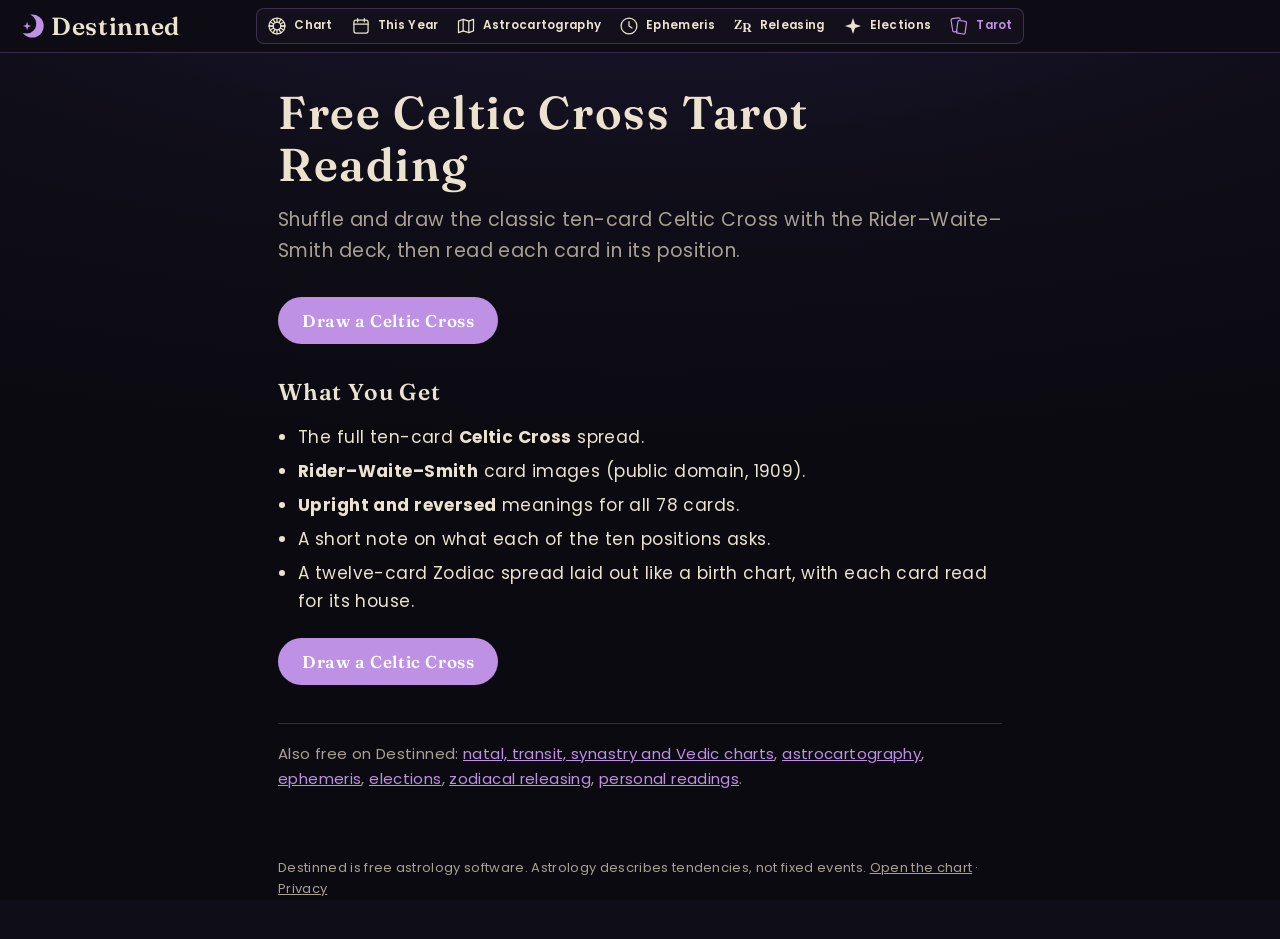
<file: tarot/index.html>
<!doctype html><html lang="en"><head><meta charset="utf-8"><meta name="viewport" content="width=device-width,initial-scale=1">
<title>Free Celtic Cross Tarot Reading · Destinned</title><meta name="description" content="Draw a free Celtic Cross tarot spread with Rider–Waite–Smith cards, upright and reversed meanings, and notes for each of the ten positions."><meta name="robots" content="index,follow,max-image-preview:large"><link rel="canonical" href="https://destinned.com/tarot/">
<meta name="theme-color" content="#0d0b14"><script>try{var _k=(JSON.parse(localStorage.getItem('orrery.settings')||'{}').theme)||'';if(_k)document.documentElement.dataset.at=(_k==='atlaslight'||_k==='paper'||_k==='pastel')?'light':'dark'}catch(e){}</script><link rel="icon" type="image/png" sizes="192x192" href="/icons/favicon-192.png"><link rel="apple-touch-icon" href="/icons/apple-touch-icon.png">
<meta property="og:type" content="website"><meta property="og:site_name" content="Destinned"><meta property="og:title" content="Free Celtic Cross Tarot Reading · Destinned"><meta property="og:description" content="Draw a free Celtic Cross tarot spread with Rider–Waite–Smith cards, upright and reversed meanings, and notes for each of the ten positions."><meta property="og:url" content="https://destinned.com/tarot/">
<meta property="og:image" content="https://destinned.com/og-image.png"><meta property="og:image:width" content="1200"><meta property="og:image:height" content="630"><meta name="twitter:card" content="summary_large_image">
<link rel="preload" href="/fonts/poppins-600.woff" as="font" type="font/woff" crossorigin><style>@import url(/fonts/fonts.css);
:root{--bg:#0f0d17;--fg:#ece3cf;--muted:#a9a194;--lav:#bf91e4;--card:#14111e;--line:rgba(191,145,228,.24);--bar:#0d0b14;--barfg:#ece3cf;--seg:#13101c;--bgimg:radial-gradient(120% 60% at 50% -10%,#1c1733 0%,#0f0d17 55%,#0b0a11 100%)}
@media (prefers-color-scheme:light){:root{--bg:#f6f3ee;--fg:#211d26;--muted:#6b6375;--lav:#7a4fb0;--card:#f9f7f3;--line:rgba(124,92,170,.22);--bar:#f6f3ee;--barfg:#211d26;--seg:#fbfaf7;--hdrline:1px solid rgba(124,92,170,.18);--bgimg:radial-gradient(120% 60% at 50% -8%,#fff 0%,#eeedf4 38%,#f6f3ee 72%)}}
:root[data-at="dark"]{--hdrline:1px solid rgba(191,145,228,.24);--bg:#0f0d17;--fg:#ece3cf;--muted:#a9a194;--lav:#bf91e4;--card:#14111e;--line:rgba(191,145,228,.24);--bar:#0d0b14;--barfg:#ece3cf;--seg:#13101c;--bgimg:radial-gradient(120% 60% at 50% -10%,#1c1733 0%,#0f0d17 55%,#0b0a11 100%)}
:root[data-at="light"]{--bg:#f6f3ee;--fg:#211d26;--muted:#6b6375;--lav:#7a4fb0;--card:#f9f7f3;--line:rgba(124,92,170,.22);--bar:#f6f3ee;--barfg:#211d26;--seg:#fbfaf7;--hdrline:1px solid rgba(124,92,170,.18);--bgimg:radial-gradient(120% 60% at 50% -8%,#fff 0%,#eeedf4 38%,#f6f3ee 72%)}
*{box-sizing:border-box}html{-webkit-tap-highlight-color:transparent}html body *{hyphens:manual!important;-webkit-hyphens:manual!important}html{background:var(--bg)}body{margin:0;min-height:100vh;background:var(--bgimg,var(--bg)) fixed;color:var(--fg);font:400 17px/1.65 Poppins,system-ui,-apple-system,"Segoe UI",sans-serif}
header{background:linear-gradient(90deg,#331a47,#20132b);color:#e6e3e8}.bar{max-width:880px;margin:0 auto;padding:12px 18px;display:flex;align-items:center;gap:18px;flex-wrap:wrap}
.brand{display:flex;align-items:center;gap:8px;color:#e6e3e8;text-decoration:none;font:800 19px Poppins,system-ui,sans-serif;letter-spacing:.06em;text-transform:uppercase}.brand .moon{width:28px;height:26px;color:#bf91e4}
nav{display:flex;gap:4px 14px;flex-wrap:wrap;font:600 14px Poppins,system-ui,sans-serif}nav a{color:#d9cce6;text-decoration:none}nav a:hover,nav a[aria-current]{color:#bf91e4}
.top{display:grid;grid-template-columns:1fr auto 1fr;align-items:center;gap:12px;height:44px;padding:4px 16px;background:var(--bar);border-bottom:var(--hdrline,1px solid var(--line));box-sizing:content-box}
.top .brand{display:flex;align-items:center;gap:5.2px;justify-self:start;color:var(--barfg);text-decoration:none;font:600 24.8px/1 Fraunces,Georgia,serif;letter-spacing:.04em;text-transform:none;height:28px}
.top .brand svg{width:30px;height:28px;color:#bf91e4}
.top .seg{display:flex;gap:2px;padding:2px;background:var(--seg);border:1px solid var(--line);border-radius:8px}
.top .vbtn{display:flex;align-items:center;gap:7px;padding:5px 8px;border-radius:6px;color:var(--barfg);text-decoration:none;font:600 11.84px/17.76px Poppins,system-ui,sans-serif;letter-spacing:.3552px}
.top .vbtn:hover,.top .vbtn[aria-current]{color:var(--lav)}
.top .vico{width:20px;height:20px;fill:none;stroke:currentColor;stroke-width:1.5;stroke-linecap:round;stroke-linejoin:round}
.top .vico .elstar{fill:currentColor;stroke:none}
.top .vzr{width:20px;height:20px;display:block;overflow:visible}.top .vzr text{font:600 15.5px Fraunces,Georgia,serif;fill:currentColor}
@media (max-width:900px){.top .vlbl{display:none}.top .vbtn{padding:5px 7px}}
@media (max-width:520px){.top{grid-template-columns:auto 1fr;padding:4px 10px}.top .bw{display:none}.top .tsp{display:none}.top .seg{justify-self:end}}
main{max-width:760px;margin:0 auto;padding:34px 18px 40px}h1{font:600 clamp(32px,5.4vw,46px)/1.12 Fraunces,Georgia,serif;margin:0 0 14px;letter-spacing:.02em}
h2{font:600 23px Fraunces,Georgia,serif;margin:30px 0 8px;letter-spacing:.035em}.lede{font-size:19px;color:var(--muted);margin:0 0 24px}
ul{padding-left:20px}li{margin:6px 0}b{font-weight:700}
.cta{display:inline-block;margin:6px 0 4px;padding:13px 24px;border-radius:999px;background:var(--lav);color:#1f1b16;font:600 17px Fraunces,Georgia,serif;letter-spacing:.035em;text-decoration:none}
@media (prefers-color-scheme:light){.cta{color:#fff}}.cta:hover{filter:brightness(.92)}
.offers{display:grid;gap:12px;margin:8px 0 18px}.offer{background:var(--card);border:1px solid var(--line);border-radius:14px;padding:16px 18px}.offer h3{margin:0 0 4px;font:600 19px Fraunces,Georgia,serif;letter-spacing:.035em;display:flex;justify-content:space-between;gap:10px}.offer p{margin:0;color:var(--muted)}
.more{margin-top:34px;padding-top:18px;border-top:1px solid var(--line);font-size:15px;color:var(--muted)}.more a{color:var(--lav)}
footer{max-width:760px;margin:0 auto;padding:10px 18px 40px;font-size:13px;color:var(--muted)}footer a{color:inherit}
body,body *{letter-spacing:.025em}h1,h2,.offer h3,.cta,.top .brand{letter-spacing:.035em}</style><script type="application/ld+json">{"@context": "https://schema.org", "@graph": [{"@type": "WebPage", "@id": "https://destinned.com/tarot/#page", "url": "https://destinned.com/tarot/", "name": "Free Celtic Cross Tarot Reading · Destinned", "description": "Draw a free Celtic Cross tarot spread with Rider–Waite–Smith cards, upright and reversed meanings, and notes for each of the ten positions.", "isPartOf": {"@id": "https://destinned.com/#website"}, "inLanguage": "en"}, {"@type": "BreadcrumbList", "itemListElement": [{"@type": "ListItem", "position": 1, "name": "Destinned", "item": "https://destinned.com/"}, {"@type": "ListItem", "position": 2, "name": "Tarot", "item": "https://destinned.com/tarot/"}]}, {"@type": "WebApplication", "name": "Free Celtic Cross tarot reading", "url": "https://destinned.com/tarot/", "applicationCategory": "LifestyleApplication", "operatingSystem": "Any (web browser)", "isAccessibleForFree": true, "offers": {"@type": "Offer", "price": "0", "priceCurrency": "USD"}}]}</script></head><body><header class="top"><a class="brand" href="/" aria-label="Destinned home"><svg viewBox="0 0 26 24" aria-hidden="true" ><defs><mask id="moonmask"><rect width="26" height="24" fill="#fff"/><circle cx="9" cy="10" r="8.6" fill="#000"/></mask></defs><circle cx="14" cy="12" r="10" fill="currentColor" mask="url(#moonmask)"/><path d="M9.6 8.4 L10.5 11.1 L13.2 12 L10.5 12.9 L9.6 15.6 L8.7 12.9 L6 12 L8.7 11.1 Z" fill="currentColor"/></svg><span class="bw">Destinned</span></a><nav class="seg" aria-label="Destinned tools"><a class="vbtn" href="/" title="Chart"><svg class="vico" viewBox="0 0 24 24" aria-hidden="true"><circle cx="12" cy="12" r="9.5"/><circle cx="12" cy="12" r="4.6"/><path d="M16.60 12.00L21.50 12.00"/><path d="M15.98 9.70L20.23 7.25"/><path d="M14.30 8.02L16.75 3.77"/><path d="M12.00 7.40L12.00 2.50"/><path d="M9.70 8.02L7.25 3.77"/><path d="M8.02 9.70L3.77 7.25"/><path d="M7.40 12.00L2.50 12.00"/><path d="M8.02 14.30L3.77 16.75"/><path d="M9.70 15.98L7.25 20.23"/><path d="M12.00 16.60L12.00 21.50"/><path d="M14.30 15.98L16.75 20.23"/><path d="M15.98 14.30L20.23 16.75"/><path d="M2.5 12H7.4M16.6 12H21.5" stroke-width="2"/></svg><span class="vlbl">Chart</span></a><a class="vbtn" href="/?view=this-year" title="This Year"><svg class="vico" viewBox="0 0 24 24" aria-hidden="true"><rect x="3.5" y="5" width="17" height="15.5" rx="2.5"/><path d="M3.5 9.8h17M8 3v4M16 3v4"/></svg><span class="vlbl">This Year</span></a><a class="vbtn" href="/?view=astrocartography" title="Astrocartography"><svg class="vico" viewBox="0 0 24 24" aria-hidden="true"><path d="M3 6.2l5.6-2.2 6.8 2.2 5.6-2.2v13.8l-5.6 2.2-6.8-2.2L3 20z"/><path d="M8.6 4v13.8M15.4 6.2V20"/></svg><span class="vlbl">Astrocartography</span></a><a class="vbtn" href="/?view=ephemeris" title="Ephemeris"><svg class="vico" viewBox="0 0 24 24" aria-hidden="true"><circle cx="12" cy="12" r="9.5"/><path d="M12 6.6V12l3.6 2.4"/></svg><span class="vlbl">Ephemeris</span></a><a class="vbtn" href="/?view=zodiacal-releasing" title="Releasing"><svg class="vzr" viewBox="0 0 24 24" aria-hidden="true"><text><tspan x="1.4" y="15.6">Z</tspan><tspan x="11.4" y="19.2">R</tspan></text></svg><span class="vlbl">Releasing</span></a><a class="vbtn" href="/?view=elections" title="Elections"><svg class="vico" viewBox="0 0 24 24" aria-hidden="true"><path class="elstar" d="M12.00 2.40 L14.40 9.60 L21.60 12.00 L14.40 14.40 L12.00 21.60 L9.60 14.40 L2.40 12.00 L9.60 9.60 Z"/></svg><span class="vlbl">Elections</span></a><a class="vbtn" href="/?view=tarot" aria-current="page" title="Tarot"><svg class="vico" viewBox="0 0 24 24" aria-hidden="true"><defs><mask id="tcm"><rect width="24" height="24" fill="#fff"/><rect x="9.2" y="5.2" width="11.6" height="16.6" rx="2.2" fill="#000" transform="rotate(8 15 13.5)"/></mask></defs><rect x="3.4" y="2.6" width="11" height="16" rx="2" transform="rotate(-9 8.9 10.6)" mask="url(#tcm)"/><rect x="9.8" y="5.8" width="10.4" height="15.4" rx="1.8" transform="rotate(8 15 13.5)"/></svg><span class="vlbl">Tarot</span></a></nav><span class="tsp"></span></header><main><h1>Free Celtic Cross Tarot Reading</h1><p class="lede">Shuffle and draw the classic ten-card Celtic Cross with the Rider–Waite–Smith deck, then read each card in its position.</p><p><a class="cta" href="/?view=tarot">Draw a Celtic Cross</a></p><h2>What You Get</h2><ul><li>The full ten-card <b>Celtic Cross</b> spread.</li><li><b>Rider–Waite–Smith</b> card images (public domain, 1909).</li><li><b>Upright and reversed</b> meanings for all 78 cards.</li><li>A short note on what each of the ten positions asks.</li><li>A twelve-card Zodiac spread laid out like a birth chart, with each card read for its house.</li></ul><p><a class="cta" href="/?view=tarot">Draw a Celtic Cross</a></p><p class="more">Also free on Destinned: <a href="/">natal, transit, synastry and Vedic charts</a>, <a href="/astrocartography/">astrocartography</a>, <a href="/ephemeris/">ephemeris</a>, <a href="/elections/">elections</a>, <a href="/zodiacal-releasing/">zodiacal releasing</a>, <a href="/readings/">personal readings</a>.</p></main><footer>Destinned is free astrology software. Astrology describes tendencies, not fixed events. <a href="/">Open the chart</a> · <a href="/privacy/">Privacy</a></footer></body></html>
</file>
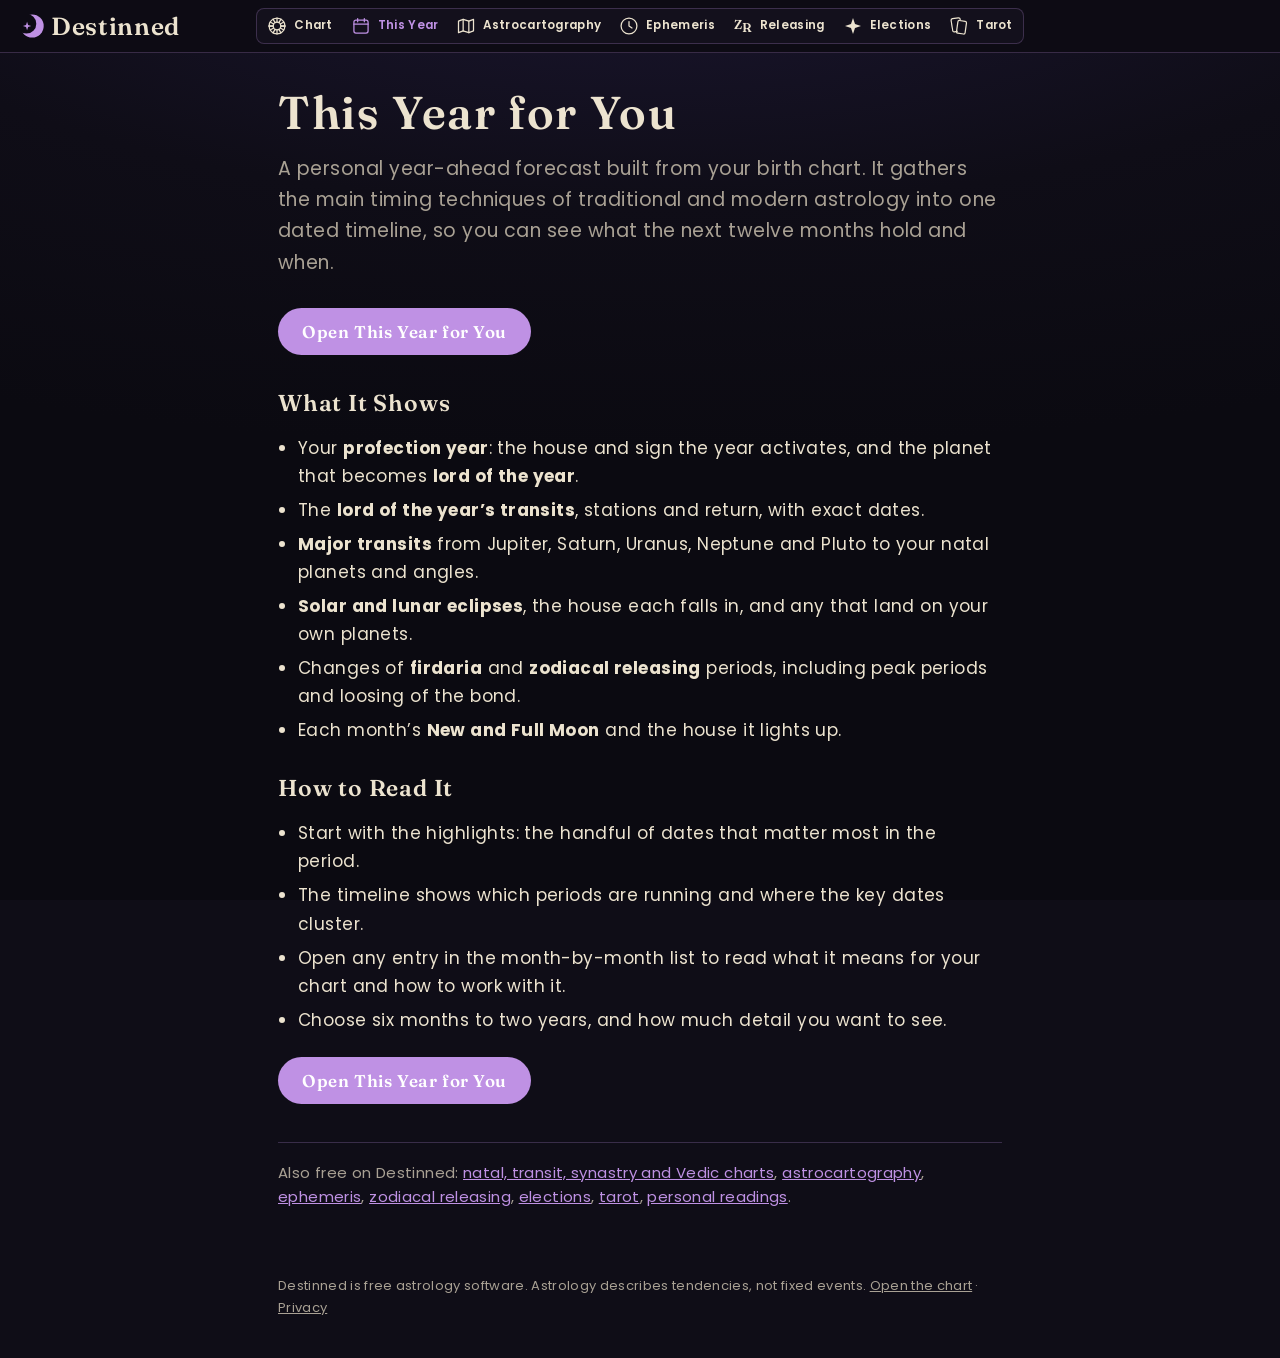
<file: this-year/index.html>
<!doctype html><html lang="en"><head><meta charset="utf-8"><meta name="viewport" content="width=device-width,initial-scale=1">
<title>This Year for You: Personal Astrology Forecast · Destinned</title><meta name="description" content="Free personal year-ahead astrology: your profection year and its lord, major transits, eclipses, firdaria and zodiacal releasing in one dated timeline."><meta name="robots" content="index,follow,max-image-preview:large"><link rel="canonical" href="https://destinned.com/this-year/">
<meta name="theme-color" content="#0d0b14"><script>try{var _k=(JSON.parse(localStorage.getItem('orrery.settings')||'{}').theme)||'';if(_k)document.documentElement.dataset.at=(_k==='atlaslight'||_k==='paper'||_k==='pastel')?'light':'dark'}catch(e){}</script><link rel="icon" type="image/png" sizes="192x192" href="/icons/favicon-192.png"><link rel="apple-touch-icon" href="/icons/apple-touch-icon.png">
<meta property="og:type" content="website"><meta property="og:site_name" content="Destinned"><meta property="og:title" content="This Year for You: Personal Astrology Forecast · Destinned"><meta property="og:description" content="Free personal year-ahead astrology: your profection year and its lord, major transits, eclipses, firdaria and zodiacal releasing in one dated timeline."><meta property="og:url" content="https://destinned.com/this-year/">
<meta property="og:image" content="https://destinned.com/og-image.png"><meta property="og:image:width" content="1200"><meta property="og:image:height" content="630"><meta name="twitter:card" content="summary_large_image">
<link rel="preload" href="/fonts/poppins-600.woff" as="font" type="font/woff" crossorigin><style>@import url(/fonts/fonts.css);
:root{--bg:#0f0d17;--fg:#ece3cf;--muted:#a9a194;--lav:#bf91e4;--card:#14111e;--line:rgba(191,145,228,.24);--bar:#0d0b14;--barfg:#ece3cf;--seg:#13101c;--bgimg:radial-gradient(120% 60% at 50% -10%,#1c1733 0%,#0f0d17 55%,#0b0a11 100%)}
@media (prefers-color-scheme:light){:root{--bg:#f6f3ee;--fg:#211d26;--muted:#6b6375;--lav:#7a4fb0;--card:#f9f7f3;--line:rgba(124,92,170,.22);--bar:#f6f3ee;--barfg:#211d26;--seg:#fbfaf7;--hdrline:1px solid rgba(124,92,170,.18);--bgimg:radial-gradient(120% 60% at 50% -8%,#fff 0%,#eeedf4 38%,#f6f3ee 72%)}}
:root[data-at="dark"]{--hdrline:1px solid rgba(191,145,228,.24);--bg:#0f0d17;--fg:#ece3cf;--muted:#a9a194;--lav:#bf91e4;--card:#14111e;--line:rgba(191,145,228,.24);--bar:#0d0b14;--barfg:#ece3cf;--seg:#13101c;--bgimg:radial-gradient(120% 60% at 50% -10%,#1c1733 0%,#0f0d17 55%,#0b0a11 100%)}
:root[data-at="light"]{--bg:#f6f3ee;--fg:#211d26;--muted:#6b6375;--lav:#7a4fb0;--card:#f9f7f3;--line:rgba(124,92,170,.22);--bar:#f6f3ee;--barfg:#211d26;--seg:#fbfaf7;--hdrline:1px solid rgba(124,92,170,.18);--bgimg:radial-gradient(120% 60% at 50% -8%,#fff 0%,#eeedf4 38%,#f6f3ee 72%)}
*{box-sizing:border-box}html{-webkit-tap-highlight-color:transparent}html body *{hyphens:manual!important;-webkit-hyphens:manual!important}html{background:var(--bg)}body{margin:0;min-height:100vh;background:var(--bgimg,var(--bg)) fixed;color:var(--fg);font:400 17px/1.65 Poppins,system-ui,-apple-system,"Segoe UI",sans-serif}
header{background:linear-gradient(90deg,#331a47,#20132b);color:#e6e3e8}.bar{max-width:880px;margin:0 auto;padding:12px 18px;display:flex;align-items:center;gap:18px;flex-wrap:wrap}
.brand{display:flex;align-items:center;gap:8px;color:#e6e3e8;text-decoration:none;font:800 19px Poppins,system-ui,sans-serif;letter-spacing:.06em;text-transform:uppercase}.brand .moon{width:28px;height:26px;color:#bf91e4}
nav{display:flex;gap:4px 14px;flex-wrap:wrap;font:600 14px Poppins,system-ui,sans-serif}nav a{color:#d9cce6;text-decoration:none}nav a:hover,nav a[aria-current]{color:#bf91e4}
.top{display:grid;grid-template-columns:1fr auto 1fr;align-items:center;gap:12px;height:44px;padding:4px 16px;background:var(--bar);border-bottom:var(--hdrline,1px solid var(--line));box-sizing:content-box}
.top .brand{display:flex;align-items:center;gap:5.2px;justify-self:start;color:var(--barfg);text-decoration:none;font:600 24.8px/1 Fraunces,Georgia,serif;letter-spacing:.04em;text-transform:none;height:28px}
.top .brand svg{width:30px;height:28px;color:#bf91e4}
.top .seg{display:flex;gap:2px;padding:2px;background:var(--seg);border:1px solid var(--line);border-radius:8px}
.top .vbtn{display:flex;align-items:center;gap:7px;padding:5px 8px;border-radius:6px;color:var(--barfg);text-decoration:none;font:600 11.84px/17.76px Poppins,system-ui,sans-serif;letter-spacing:.3552px}
.top .vbtn:hover,.top .vbtn[aria-current]{color:var(--lav)}
.top .vico{width:20px;height:20px;fill:none;stroke:currentColor;stroke-width:1.5;stroke-linecap:round;stroke-linejoin:round}
.top .vico .elstar{fill:currentColor;stroke:none}
.top .vzr{width:20px;height:20px;display:block;overflow:visible}.top .vzr text{font:600 15.5px Fraunces,Georgia,serif;fill:currentColor}
@media (max-width:900px){.top .vlbl{display:none}.top .vbtn{padding:5px 7px}}
@media (max-width:520px){.top{grid-template-columns:auto 1fr;padding:4px 10px}.top .bw{display:none}.top .tsp{display:none}.top .seg{justify-self:end}}
main{max-width:760px;margin:0 auto;padding:34px 18px 40px}h1{font:600 clamp(32px,5.4vw,46px)/1.12 Fraunces,Georgia,serif;margin:0 0 14px;letter-spacing:.02em}
h2{font:600 23px Fraunces,Georgia,serif;margin:30px 0 8px;letter-spacing:.035em}.lede{font-size:19px;color:var(--muted);margin:0 0 24px}
ul{padding-left:20px}li{margin:6px 0}b{font-weight:700}
.cta{display:inline-block;margin:6px 0 4px;padding:13px 24px;border-radius:999px;background:var(--lav);color:#1f1b16;font:600 17px Fraunces,Georgia,serif;letter-spacing:.035em;text-decoration:none}
@media (prefers-color-scheme:light){.cta{color:#fff}}.cta:hover{filter:brightness(.92)}
.offers{display:grid;gap:12px;margin:8px 0 18px}.offer{background:var(--card);border:1px solid var(--line);border-radius:14px;padding:16px 18px}.offer h3{margin:0 0 4px;font:600 19px Fraunces,Georgia,serif;letter-spacing:.035em;display:flex;justify-content:space-between;gap:10px}.offer p{margin:0;color:var(--muted)}
.more{margin-top:34px;padding-top:18px;border-top:1px solid var(--line);font-size:15px;color:var(--muted)}.more a{color:var(--lav)}
footer{max-width:760px;margin:0 auto;padding:10px 18px 40px;font-size:13px;color:var(--muted)}footer a{color:inherit}
body,body *{letter-spacing:.025em}h1,h2,.offer h3,.cta,.top .brand{letter-spacing:.035em}</style><script type="application/ld+json">{"@context": "https://schema.org", "@graph": [{"@type": "WebPage", "@id": "https://destinned.com/this-year/#page", "url": "https://destinned.com/this-year/", "name": "This Year for You: Personal Astrology Forecast · Destinned", "description": "Free personal year-ahead astrology: your profection year and its lord, major transits, eclipses, firdaria and zodiacal releasing in one dated timeline.", "isPartOf": {"@id": "https://destinned.com/#website"}, "inLanguage": "en"}, {"@type": "BreadcrumbList", "itemListElement": [{"@type": "ListItem", "position": 1, "name": "Destinned", "item": "https://destinned.com/"}, {"@type": "ListItem", "position": 2, "name": "Zodiacal releasing", "item": "https://destinned.com/this-year/"}]}, {"@type": "WebApplication", "name": "Zodiacal releasing calculator", "url": "https://destinned.com/this-year/", "applicationCategory": "LifestyleApplication", "operatingSystem": "Any (web browser)", "isAccessibleForFree": true, "offers": {"@type": "Offer", "price": "0", "priceCurrency": "USD"}}]}</script></head><body><header class="top"><a class="brand" href="/" aria-label="Destinned home"><svg viewBox="0 0 26 24" aria-hidden="true" ><defs><mask id="moonmask"><rect width="26" height="24" fill="#fff"/><circle cx="9" cy="10" r="8.6" fill="#000"/></mask></defs><circle cx="14" cy="12" r="10" fill="currentColor" mask="url(#moonmask)"/><path d="M9.6 8.4 L10.5 11.1 L13.2 12 L10.5 12.9 L9.6 15.6 L8.7 12.9 L6 12 L8.7 11.1 Z" fill="currentColor"/></svg><span class="bw">Destinned</span></a><nav class="seg" aria-label="Destinned tools"><a class="vbtn" href="/" title="Chart"><svg class="vico" viewBox="0 0 24 24" aria-hidden="true"><circle cx="12" cy="12" r="9.5"/><circle cx="12" cy="12" r="4.6"/><path d="M16.60 12.00L21.50 12.00"/><path d="M15.98 9.70L20.23 7.25"/><path d="M14.30 8.02L16.75 3.77"/><path d="M12.00 7.40L12.00 2.50"/><path d="M9.70 8.02L7.25 3.77"/><path d="M8.02 9.70L3.77 7.25"/><path d="M7.40 12.00L2.50 12.00"/><path d="M8.02 14.30L3.77 16.75"/><path d="M9.70 15.98L7.25 20.23"/><path d="M12.00 16.60L12.00 21.50"/><path d="M14.30 15.98L16.75 20.23"/><path d="M15.98 14.30L20.23 16.75"/><path d="M2.5 12H7.4M16.6 12H21.5" stroke-width="2"/></svg><span class="vlbl">Chart</span></a><a class="vbtn" href="/?view=this-year" aria-current="page" title="This Year"><svg class="vico" viewBox="0 0 24 24" aria-hidden="true"><rect x="3.5" y="5" width="17" height="15.5" rx="2.5"/><path d="M3.5 9.8h17M8 3v4M16 3v4"/></svg><span class="vlbl">This Year</span></a><a class="vbtn" href="/?view=astrocartography" title="Astrocartography"><svg class="vico" viewBox="0 0 24 24" aria-hidden="true"><path d="M3 6.2l5.6-2.2 6.8 2.2 5.6-2.2v13.8l-5.6 2.2-6.8-2.2L3 20z"/><path d="M8.6 4v13.8M15.4 6.2V20"/></svg><span class="vlbl">Astrocartography</span></a><a class="vbtn" href="/?view=ephemeris" title="Ephemeris"><svg class="vico" viewBox="0 0 24 24" aria-hidden="true"><circle cx="12" cy="12" r="9.5"/><path d="M12 6.6V12l3.6 2.4"/></svg><span class="vlbl">Ephemeris</span></a><a class="vbtn" href="/?view=zodiacal-releasing" title="Releasing"><svg class="vzr" viewBox="0 0 24 24" aria-hidden="true"><text><tspan x="1.4" y="15.6">Z</tspan><tspan x="11.4" y="19.2">R</tspan></text></svg><span class="vlbl">Releasing</span></a><a class="vbtn" href="/?view=elections" title="Elections"><svg class="vico" viewBox="0 0 24 24" aria-hidden="true"><path class="elstar" d="M12.00 2.40 L14.40 9.60 L21.60 12.00 L14.40 14.40 L12.00 21.60 L9.60 14.40 L2.40 12.00 L9.60 9.60 Z"/></svg><span class="vlbl">Elections</span></a><a class="vbtn" href="/?view=tarot" title="Tarot"><svg class="vico" viewBox="0 0 24 24" aria-hidden="true"><defs><mask id="tcm"><rect width="24" height="24" fill="#fff"/><rect x="9.2" y="5.2" width="11.6" height="16.6" rx="2.2" fill="#000" transform="rotate(8 15 13.5)"/></mask></defs><rect x="3.4" y="2.6" width="11" height="16" rx="2" transform="rotate(-9 8.9 10.6)" mask="url(#tcm)"/><rect x="9.8" y="5.8" width="10.4" height="15.4" rx="1.8" transform="rotate(8 15 13.5)"/></svg><span class="vlbl">Tarot</span></a></nav><span class="tsp"></span></header><main><h1>This Year for You</h1><p class="lede">A personal year-ahead forecast built from your birth chart. It gathers the main timing techniques of traditional and modern astrology into one dated timeline, so you can see what the next twelve months hold and when.</p><p><a class="cta" href="/?view=this-year">Open This Year for You</a></p><h2>What It Shows</h2><ul><li>Your <b>profection year</b>: the house and sign the year activates, and the planet that becomes <b>lord of the year</b>.</li><li>The <b>lord of the year’s transits</b>, stations and return, with exact dates.</li><li><b>Major transits</b> from Jupiter, Saturn, Uranus, Neptune and Pluto to your natal planets and angles.</li><li><b>Solar and lunar eclipses</b>, the house each falls in, and any that land on your own planets.</li><li>Changes of <b>firdaria</b> and <b>zodiacal releasing</b> periods, including peak periods and loosing of the bond.</li><li>Each month’s <b>New and Full Moon</b> and the house it lights up.</li></ul><h2>How to Read It</h2><ul><li>Start with the highlights: the handful of dates that matter most in the period.</li><li>The timeline shows which periods are running and where the key dates cluster.</li><li>Open any entry in the month-by-month list to read what it means for your chart and how to work with it.</li><li>Choose six months to two years, and how much detail you want to see.</li></ul><p><a class="cta" href="/?view=this-year">Open This Year for You</a></p><p class="more">Also free on Destinned: <a href="/">natal, transit, synastry and Vedic charts</a>, <a href="/astrocartography/">astrocartography</a>, <a href="/ephemeris/">ephemeris</a>, <a href="/zodiacal-releasing/">zodiacal releasing</a>, <a href="/elections/">elections</a>, <a href="/tarot/">tarot</a>, <a href="/readings/">personal readings</a>.</p></main><footer>Destinned is free astrology software. Astrology describes tendencies, not fixed events. <a href="/">Open the chart</a> · <a href="/privacy/">Privacy</a></footer></body></html>
</file>
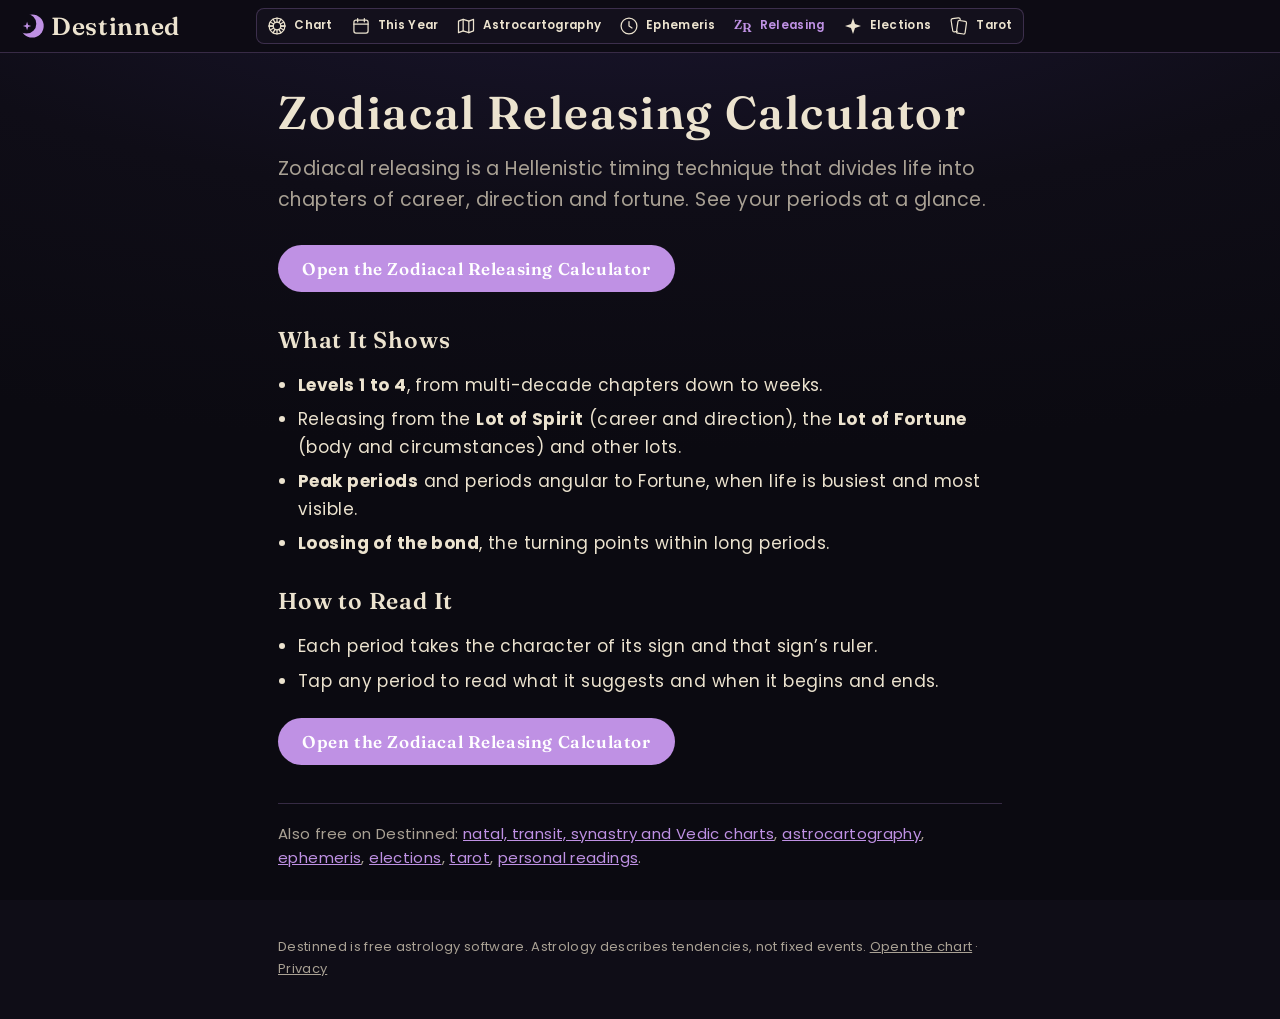
<file: zodiacal-releasing/index.html>
<!doctype html><html lang="en"><head><meta charset="utf-8"><meta name="viewport" content="width=device-width,initial-scale=1">
<title>Zodiacal Releasing Calculator · Destinned</title><meta name="description" content="Free zodiacal releasing calculator: see your levels 1 to 4 from the Lots of Spirit, Fortune and more, with peak periods and loosing of the bond."><meta name="robots" content="index,follow,max-image-preview:large"><link rel="canonical" href="https://destinned.com/zodiacal-releasing/">
<meta name="theme-color" content="#0d0b14"><script>try{var _k=(JSON.parse(localStorage.getItem('orrery.settings')||'{}').theme)||'';if(_k)document.documentElement.dataset.at=(_k==='atlaslight'||_k==='paper'||_k==='pastel')?'light':'dark'}catch(e){}</script><link rel="icon" type="image/png" sizes="192x192" href="/icons/favicon-192.png"><link rel="apple-touch-icon" href="/icons/apple-touch-icon.png">
<meta property="og:type" content="website"><meta property="og:site_name" content="Destinned"><meta property="og:title" content="Zodiacal Releasing Calculator · Destinned"><meta property="og:description" content="Free zodiacal releasing calculator: see your levels 1 to 4 from the Lots of Spirit, Fortune and more, with peak periods and loosing of the bond."><meta property="og:url" content="https://destinned.com/zodiacal-releasing/">
<meta property="og:image" content="https://destinned.com/og-image.png"><meta property="og:image:width" content="1200"><meta property="og:image:height" content="630"><meta name="twitter:card" content="summary_large_image">
<link rel="preload" href="/fonts/poppins-600.woff" as="font" type="font/woff" crossorigin><style>@import url(/fonts/fonts.css);
:root{--bg:#0f0d17;--fg:#ece3cf;--muted:#a9a194;--lav:#bf91e4;--card:#14111e;--line:rgba(191,145,228,.24);--bar:#0d0b14;--barfg:#ece3cf;--seg:#13101c;--bgimg:radial-gradient(120% 60% at 50% -10%,#1c1733 0%,#0f0d17 55%,#0b0a11 100%)}
@media (prefers-color-scheme:light){:root{--bg:#f6f3ee;--fg:#211d26;--muted:#6b6375;--lav:#7a4fb0;--card:#f9f7f3;--line:rgba(124,92,170,.22);--bar:#f6f3ee;--barfg:#211d26;--seg:#fbfaf7;--hdrline:1px solid rgba(124,92,170,.18);--bgimg:radial-gradient(120% 60% at 50% -8%,#fff 0%,#eeedf4 38%,#f6f3ee 72%)}}
:root[data-at="dark"]{--hdrline:1px solid rgba(191,145,228,.24);--bg:#0f0d17;--fg:#ece3cf;--muted:#a9a194;--lav:#bf91e4;--card:#14111e;--line:rgba(191,145,228,.24);--bar:#0d0b14;--barfg:#ece3cf;--seg:#13101c;--bgimg:radial-gradient(120% 60% at 50% -10%,#1c1733 0%,#0f0d17 55%,#0b0a11 100%)}
:root[data-at="light"]{--bg:#f6f3ee;--fg:#211d26;--muted:#6b6375;--lav:#7a4fb0;--card:#f9f7f3;--line:rgba(124,92,170,.22);--bar:#f6f3ee;--barfg:#211d26;--seg:#fbfaf7;--hdrline:1px solid rgba(124,92,170,.18);--bgimg:radial-gradient(120% 60% at 50% -8%,#fff 0%,#eeedf4 38%,#f6f3ee 72%)}
*{box-sizing:border-box}html{-webkit-tap-highlight-color:transparent}html body *{hyphens:manual!important;-webkit-hyphens:manual!important}html{background:var(--bg)}body{margin:0;min-height:100vh;background:var(--bgimg,var(--bg)) fixed;color:var(--fg);font:400 17px/1.65 Poppins,system-ui,-apple-system,"Segoe UI",sans-serif}
header{background:linear-gradient(90deg,#331a47,#20132b);color:#e6e3e8}.bar{max-width:880px;margin:0 auto;padding:12px 18px;display:flex;align-items:center;gap:18px;flex-wrap:wrap}
.brand{display:flex;align-items:center;gap:8px;color:#e6e3e8;text-decoration:none;font:800 19px Poppins,system-ui,sans-serif;letter-spacing:.06em;text-transform:uppercase}.brand .moon{width:28px;height:26px;color:#bf91e4}
nav{display:flex;gap:4px 14px;flex-wrap:wrap;font:600 14px Poppins,system-ui,sans-serif}nav a{color:#d9cce6;text-decoration:none}nav a:hover,nav a[aria-current]{color:#bf91e4}
.top{display:grid;grid-template-columns:1fr auto 1fr;align-items:center;gap:12px;height:44px;padding:4px 16px;background:var(--bar);border-bottom:var(--hdrline,1px solid var(--line));box-sizing:content-box}
.top .brand{display:flex;align-items:center;gap:5.2px;justify-self:start;color:var(--barfg);text-decoration:none;font:600 24.8px/1 Fraunces,Georgia,serif;letter-spacing:.04em;text-transform:none;height:28px}
.top .brand svg{width:30px;height:28px;color:#bf91e4}
.top .seg{display:flex;gap:2px;padding:2px;background:var(--seg);border:1px solid var(--line);border-radius:8px}
.top .vbtn{display:flex;align-items:center;gap:7px;padding:5px 8px;border-radius:6px;color:var(--barfg);text-decoration:none;font:600 11.84px/17.76px Poppins,system-ui,sans-serif;letter-spacing:.3552px}
.top .vbtn:hover,.top .vbtn[aria-current]{color:var(--lav)}
.top .vico{width:20px;height:20px;fill:none;stroke:currentColor;stroke-width:1.5;stroke-linecap:round;stroke-linejoin:round}
.top .vico .elstar{fill:currentColor;stroke:none}
.top .vzr{width:20px;height:20px;display:block;overflow:visible}.top .vzr text{font:600 15.5px Fraunces,Georgia,serif;fill:currentColor}
@media (max-width:900px){.top .vlbl{display:none}.top .vbtn{padding:5px 7px}}
@media (max-width:520px){.top{grid-template-columns:auto 1fr;padding:4px 10px}.top .bw{display:none}.top .tsp{display:none}.top .seg{justify-self:end}}
main{max-width:760px;margin:0 auto;padding:34px 18px 40px}h1{font:600 clamp(32px,5.4vw,46px)/1.12 Fraunces,Georgia,serif;margin:0 0 14px;letter-spacing:.02em}
h2{font:600 23px Fraunces,Georgia,serif;margin:30px 0 8px;letter-spacing:.035em}.lede{font-size:19px;color:var(--muted);margin:0 0 24px}
ul{padding-left:20px}li{margin:6px 0}b{font-weight:700}
.cta{display:inline-block;margin:6px 0 4px;padding:13px 24px;border-radius:999px;background:var(--lav);color:#1f1b16;font:600 17px Fraunces,Georgia,serif;letter-spacing:.035em;text-decoration:none}
@media (prefers-color-scheme:light){.cta{color:#fff}}.cta:hover{filter:brightness(.92)}
.offers{display:grid;gap:12px;margin:8px 0 18px}.offer{background:var(--card);border:1px solid var(--line);border-radius:14px;padding:16px 18px}.offer h3{margin:0 0 4px;font:600 19px Fraunces,Georgia,serif;letter-spacing:.035em;display:flex;justify-content:space-between;gap:10px}.offer p{margin:0;color:var(--muted)}
.more{margin-top:34px;padding-top:18px;border-top:1px solid var(--line);font-size:15px;color:var(--muted)}.more a{color:var(--lav)}
footer{max-width:760px;margin:0 auto;padding:10px 18px 40px;font-size:13px;color:var(--muted)}footer a{color:inherit}
body,body *{letter-spacing:.025em}h1,h2,.offer h3,.cta,.top .brand{letter-spacing:.035em}</style><script type="application/ld+json">{"@context": "https://schema.org", "@graph": [{"@type": "WebPage", "@id": "https://destinned.com/zodiacal-releasing/#page", "url": "https://destinned.com/zodiacal-releasing/", "name": "Zodiacal Releasing Calculator · Destinned", "description": "Free zodiacal releasing calculator: see your levels 1 to 4 from the Lots of Spirit, Fortune and more, with peak periods and loosing of the bond.", "isPartOf": {"@id": "https://destinned.com/#website"}, "inLanguage": "en"}, {"@type": "BreadcrumbList", "itemListElement": [{"@type": "ListItem", "position": 1, "name": "Destinned", "item": "https://destinned.com/"}, {"@type": "ListItem", "position": 2, "name": "Zodiacal releasing", "item": "https://destinned.com/zodiacal-releasing/"}]}, {"@type": "WebApplication", "name": "Zodiacal releasing calculator", "url": "https://destinned.com/zodiacal-releasing/", "applicationCategory": "LifestyleApplication", "operatingSystem": "Any (web browser)", "isAccessibleForFree": true, "offers": {"@type": "Offer", "price": "0", "priceCurrency": "USD"}}]}</script></head><body><header class="top"><a class="brand" href="/" aria-label="Destinned home"><svg viewBox="0 0 26 24" aria-hidden="true" ><defs><mask id="moonmask"><rect width="26" height="24" fill="#fff"/><circle cx="9" cy="10" r="8.6" fill="#000"/></mask></defs><circle cx="14" cy="12" r="10" fill="currentColor" mask="url(#moonmask)"/><path d="M9.6 8.4 L10.5 11.1 L13.2 12 L10.5 12.9 L9.6 15.6 L8.7 12.9 L6 12 L8.7 11.1 Z" fill="currentColor"/></svg><span class="bw">Destinned</span></a><nav class="seg" aria-label="Destinned tools"><a class="vbtn" href="/" title="Chart"><svg class="vico" viewBox="0 0 24 24" aria-hidden="true"><circle cx="12" cy="12" r="9.5"/><circle cx="12" cy="12" r="4.6"/><path d="M16.60 12.00L21.50 12.00"/><path d="M15.98 9.70L20.23 7.25"/><path d="M14.30 8.02L16.75 3.77"/><path d="M12.00 7.40L12.00 2.50"/><path d="M9.70 8.02L7.25 3.77"/><path d="M8.02 9.70L3.77 7.25"/><path d="M7.40 12.00L2.50 12.00"/><path d="M8.02 14.30L3.77 16.75"/><path d="M9.70 15.98L7.25 20.23"/><path d="M12.00 16.60L12.00 21.50"/><path d="M14.30 15.98L16.75 20.23"/><path d="M15.98 14.30L20.23 16.75"/><path d="M2.5 12H7.4M16.6 12H21.5" stroke-width="2"/></svg><span class="vlbl">Chart</span></a><a class="vbtn" href="/?view=this-year" title="This Year"><svg class="vico" viewBox="0 0 24 24" aria-hidden="true"><rect x="3.5" y="5" width="17" height="15.5" rx="2.5"/><path d="M3.5 9.8h17M8 3v4M16 3v4"/></svg><span class="vlbl">This Year</span></a><a class="vbtn" href="/?view=astrocartography" title="Astrocartography"><svg class="vico" viewBox="0 0 24 24" aria-hidden="true"><path d="M3 6.2l5.6-2.2 6.8 2.2 5.6-2.2v13.8l-5.6 2.2-6.8-2.2L3 20z"/><path d="M8.6 4v13.8M15.4 6.2V20"/></svg><span class="vlbl">Astrocartography</span></a><a class="vbtn" href="/?view=ephemeris" title="Ephemeris"><svg class="vico" viewBox="0 0 24 24" aria-hidden="true"><circle cx="12" cy="12" r="9.5"/><path d="M12 6.6V12l3.6 2.4"/></svg><span class="vlbl">Ephemeris</span></a><a class="vbtn" href="/?view=zodiacal-releasing" aria-current="page" title="Releasing"><svg class="vzr" viewBox="0 0 24 24" aria-hidden="true"><text><tspan x="1.4" y="15.6">Z</tspan><tspan x="11.4" y="19.2">R</tspan></text></svg><span class="vlbl">Releasing</span></a><a class="vbtn" href="/?view=elections" title="Elections"><svg class="vico" viewBox="0 0 24 24" aria-hidden="true"><path class="elstar" d="M12.00 2.40 L14.40 9.60 L21.60 12.00 L14.40 14.40 L12.00 21.60 L9.60 14.40 L2.40 12.00 L9.60 9.60 Z"/></svg><span class="vlbl">Elections</span></a><a class="vbtn" href="/?view=tarot" title="Tarot"><svg class="vico" viewBox="0 0 24 24" aria-hidden="true"><defs><mask id="tcm"><rect width="24" height="24" fill="#fff"/><rect x="9.2" y="5.2" width="11.6" height="16.6" rx="2.2" fill="#000" transform="rotate(8 15 13.5)"/></mask></defs><rect x="3.4" y="2.6" width="11" height="16" rx="2" transform="rotate(-9 8.9 10.6)" mask="url(#tcm)"/><rect x="9.8" y="5.8" width="10.4" height="15.4" rx="1.8" transform="rotate(8 15 13.5)"/></svg><span class="vlbl">Tarot</span></a></nav><span class="tsp"></span></header><main><h1>Zodiacal Releasing Calculator</h1><p class="lede">Zodiacal releasing is a Hellenistic timing technique that divides life into chapters of career, direction and fortune. See your periods at a glance.</p><p><a class="cta" href="/?view=zodiacal-releasing">Open the Zodiacal Releasing Calculator</a></p><h2>What It Shows</h2><ul><li><b>Levels 1 to 4</b>, from multi-decade chapters down to weeks.</li><li>Releasing from the <b>Lot of Spirit</b> (career and direction), the <b>Lot of Fortune</b> (body and circumstances) and other lots.</li><li><b>Peak periods</b> and periods angular to Fortune, when life is busiest and most visible.</li><li><b>Loosing of the bond</b>, the turning points within long periods.</li></ul><h2>How to Read It</h2><ul><li>Each period takes the character of its sign and that sign’s ruler.</li><li>Tap any period to read what it suggests and when it begins and ends.</li></ul><p><a class="cta" href="/?view=zodiacal-releasing">Open the Zodiacal Releasing Calculator</a></p><p class="more">Also free on Destinned: <a href="/">natal, transit, synastry and Vedic charts</a>, <a href="/astrocartography/">astrocartography</a>, <a href="/ephemeris/">ephemeris</a>, <a href="/elections/">elections</a>, <a href="/tarot/">tarot</a>, <a href="/readings/">personal readings</a>.</p></main><footer>Destinned is free astrology software. Astrology describes tendencies, not fixed events. <a href="/">Open the chart</a> · <a href="/privacy/">Privacy</a></footer></body></html>
</file>
